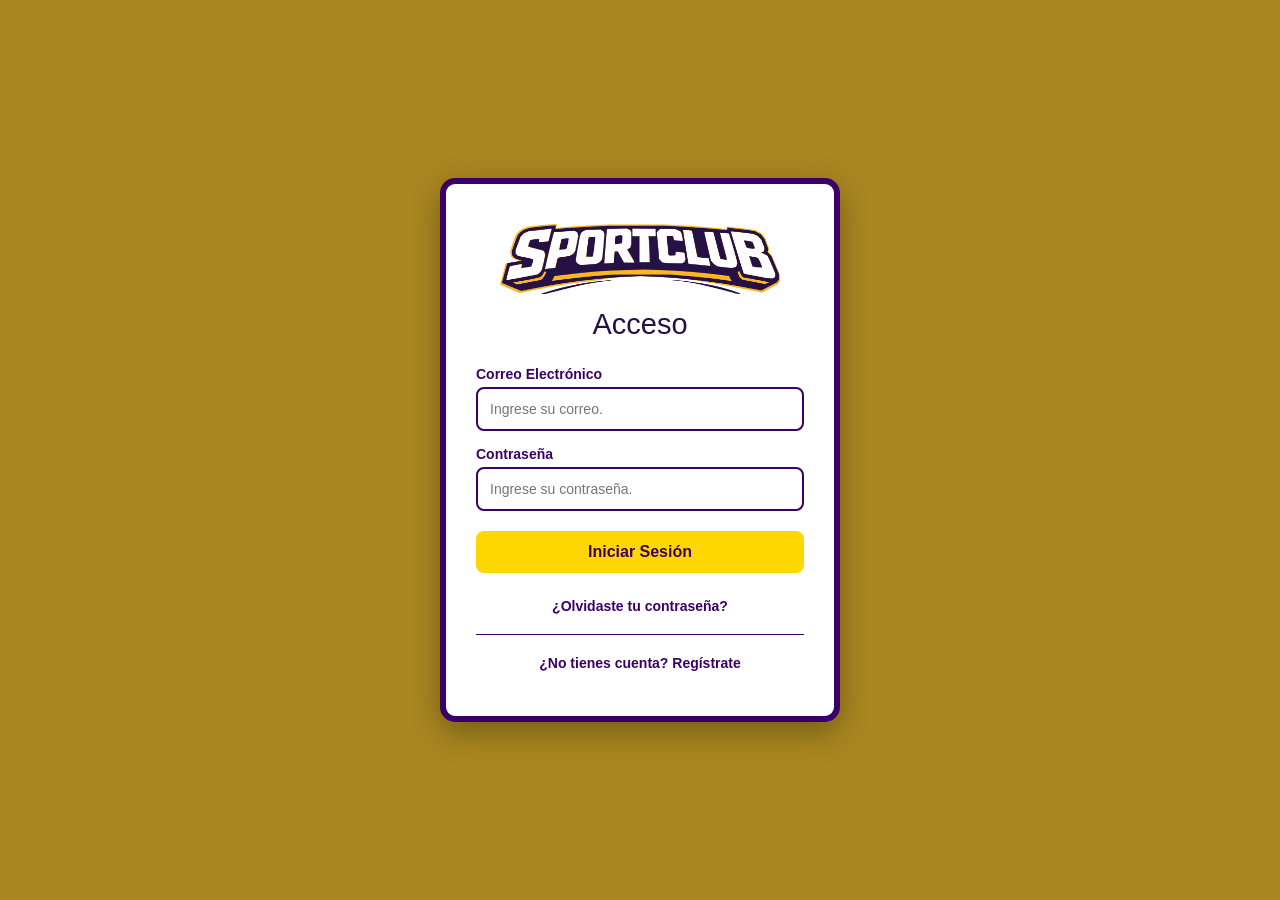
<file: Index.HTML>
<!DOCTYPE html>
<html lang="es">
<head>
    <meta charset="UTF-8">
    <title>Login - SportClub</title>
    <link rel="stylesheet" href="Style.Css">
</head>
<body>
    <main class="login-container">
        <img src="logo_empresa_letra_v1.png" alt="Logo" class="logo">
        <h2>Acceso</h2>
        <form action="index.html">
            <label>Correo Electrónico</label>
            <input type="email" placeholder="Ingrese su correo." required>
            
            <label>Contraseña</label>
            <input type="password" placeholder="Ingrese su contraseña." required>
            
            <button type="submit">Iniciar Sesión</button>
        </form>
        <nav>
            <a href="recover.html">¿Olvidaste tu contraseña?</a>
            <hr>
            <a href="register.html">¿No tienes cuenta? Regístrate</a>
        </nav>
    </main>
</body>
</html>
</file>
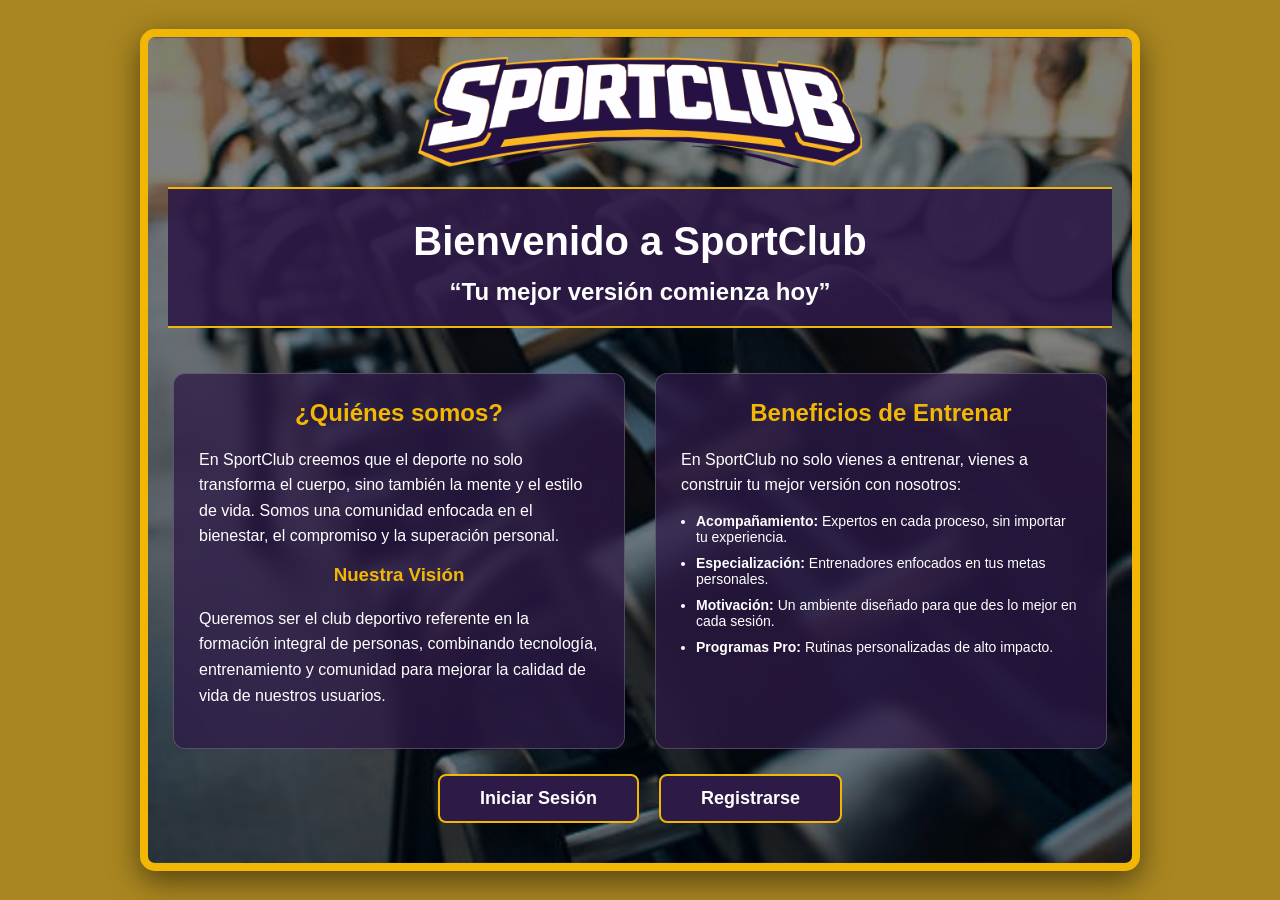
<file: index.html>
<!DOCTYPE html>
<html lang="es">
<head>
    <meta charset="UTF-8">
    <title>SportClub - Tu mejor versión</title>
    <link rel="stylesheet" href="Style_index.css">
</head>
<body>

    <main class="landing-card">
        <header>
            <img src="logo_empresa_letra_v1.png" alt="SportClub Logo" class="logo-main">
            <section class="banner-title">
                <p>Bienvenido a SportClub</p>
                <h1>“Tu mejor versión comienza hoy”</h1>
            </section>
        </header>

        <section class="grid-info">
            <article>
                <h2>¿Quiénes somos?</h2>
                <p>En SportClub creemos que el deporte no solo transforma el cuerpo, sino también la mente y el estilo de vida. Somos una comunidad enfocada en el bienestar, el compromiso y la superación personal.</p>
                
                <h3>Nuestra Visión</h3>
                <p>Queremos ser el club deportivo referente en la formación integral de personas, combinando tecnología, entrenamiento y comunidad para mejorar la calidad de vida de nuestros usuarios.</p>
            </article>

            <article>
                <h2>Beneficios de Entrenar</h2>
                <p>En SportClub no solo vienes a entrenar, vienes a construir tu mejor versión con nosotros:</p>
                <ul style="font-size: 14px; padding-left: 15px;">
                    <li style="margin-bottom: 10px;"><strong>Acompañamiento:</strong> Expertos en cada proceso, sin importar tu experiencia.</li>
                    <li style="margin-bottom: 10px;"><strong>Especialización:</strong> Entrenadores enfocados en tus metas personales.</li>
                    <li style="margin-bottom: 10px;"><strong>Motivación:</strong> Un ambiente diseñado para que des lo mejor en cada sesión.</li>
                    <li style="margin-bottom: 10px;"><strong>Programas Pro:</strong> Rutinas personalizadas de alto impacto.</li>
                </ul>
            </article>
        </section>

        <footer>
            <a href="login.html" class="btn-nav">Iniciar Sesión</a>
            <a href="register.html" class="btn-nav">Registrarse</a>
        </footer>
    </main>
</body>
</html>
</file>
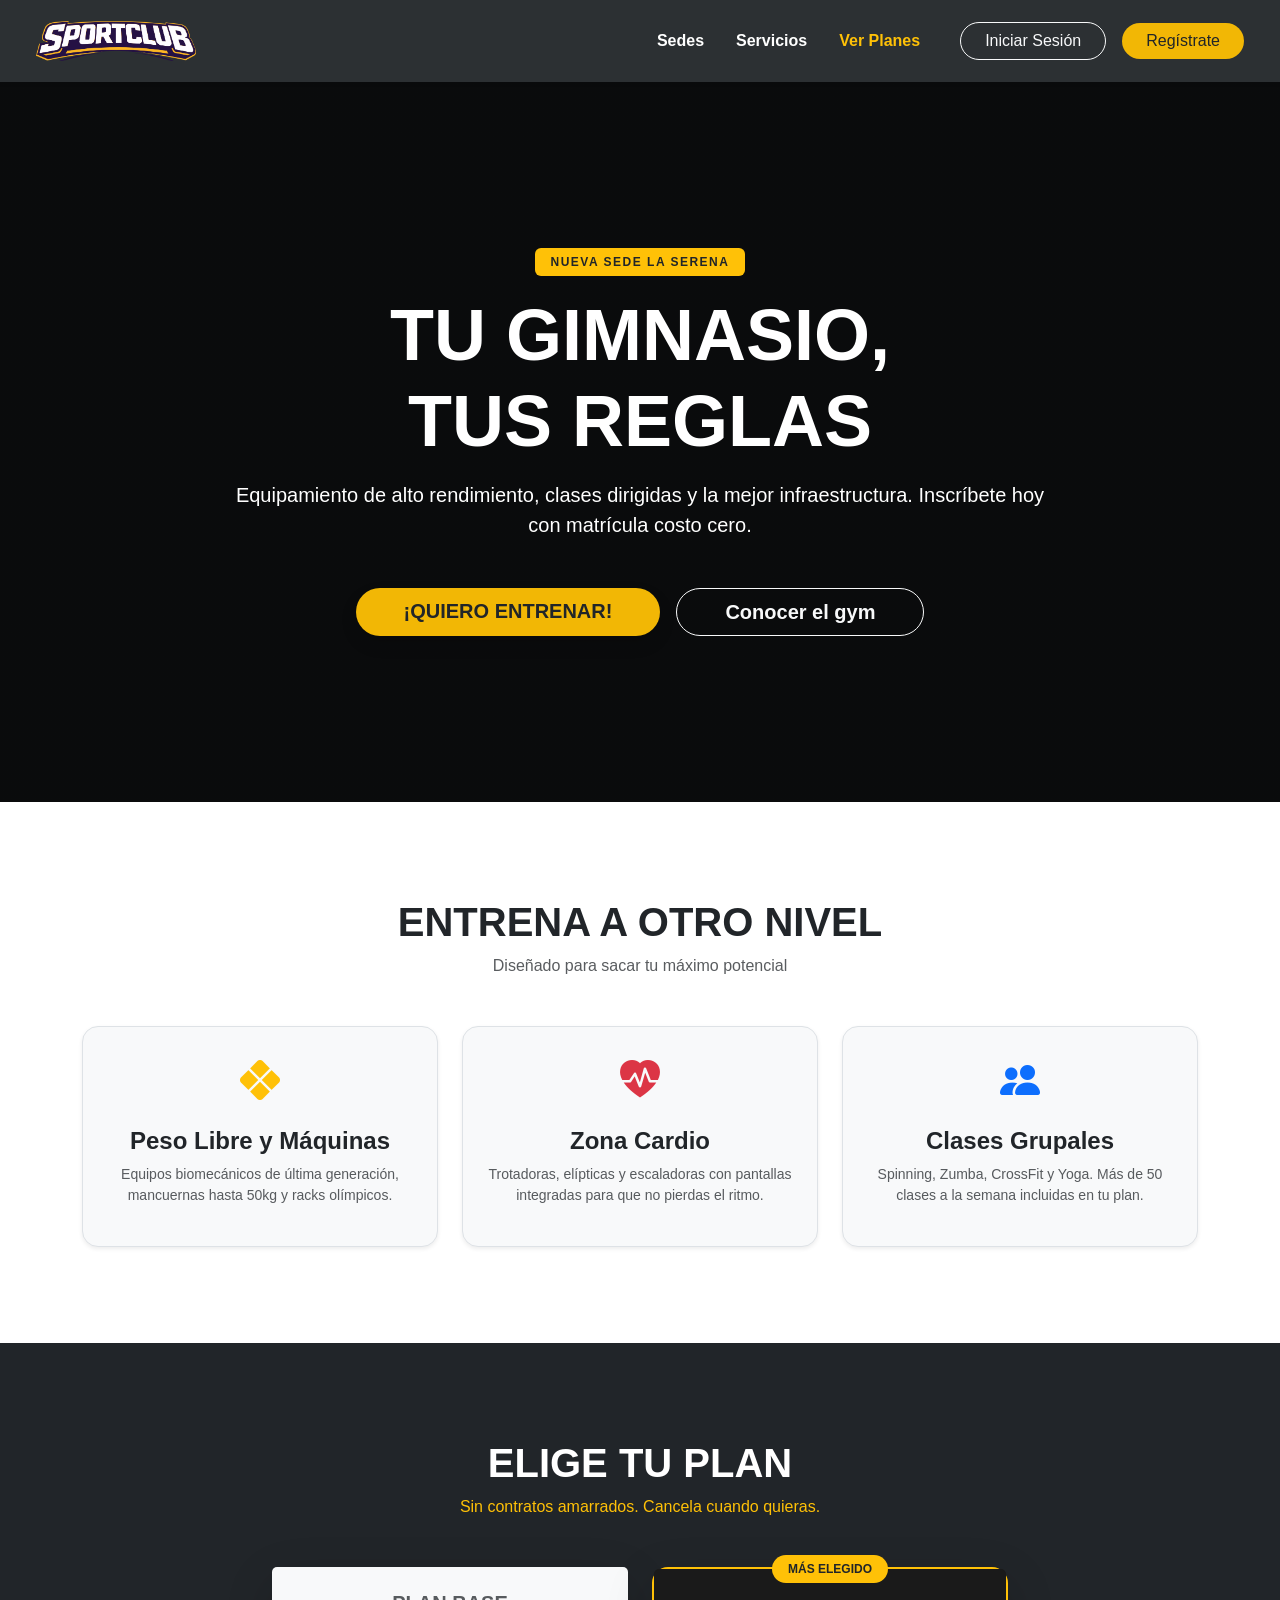
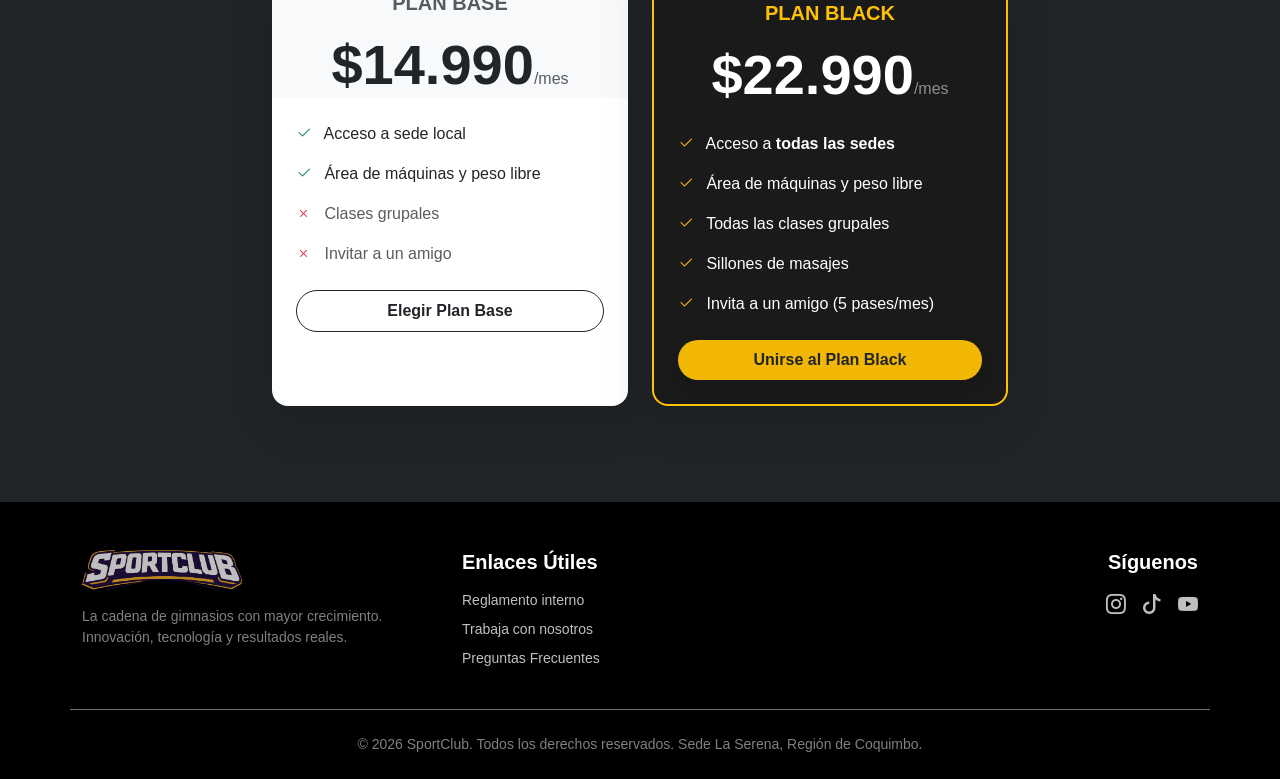
<file: html/index.html>
<!DOCTYPE html>
<html lang="es">
<head>
    <meta charset="UTF-8">
    <meta name="viewport" content="width=device-width, initial-scale=1.0">
    <title>SportClub — Entrena sin límites</title>
    <link href="https://cdn.jsdelivr.net/npm/bootstrap@5.3.0/dist/css/bootstrap.min.css" rel="stylesheet">
    <link rel="stylesheet" href="https://cdn.jsdelivr.net/npm/bootstrap-icons@1.11.0/font/bootstrap-icons.css">
    <link rel="stylesheet" href="../css/Style_index.css">
</head>
<body class="bg-light">

    <nav class="navbar navbar-expand-lg navbar-dark bg-dark sticky-top px-4 py-3 shadow-sm">
        <div class="container-fluid">
            <a class="navbar-brand d-flex align-items-center" href="#">
                <img src="../IMG/logo_empresa_letra_v1.png" alt="SportClub" height="40" class="me-2">
            </a>
            <button class="navbar-toggler" type="button" data-bs-toggle="collapse" data-bs-target="#navbarNav">
                <span class="navbar-toggler-icon"></span>
            </button>
            <div class="collapse navbar-collapse justify-content-end" id="navbarNav">
                <ul class="navbar-nav align-items-center gap-3 fw-bold">
                    <li class="nav-item"><a class="nav-link text-white" href="#sedes">Sedes</a></li>
                    <li class="nav-item"><a class="nav-link text-white" href="#servicios">Servicios</a></li>
                    <li class="nav-item"><a class="nav-link text-warning" href="#planes">Ver Planes</a></li>
                    <li class="nav-item ms-lg-3">
                        <a href="login.html" class="btn btn-outline-light rounded-pill px-4">Iniciar Sesión</a>
                    </li>
                    <li class="nav-item">
                        <a href="register.html" class="btn btn-warning rounded-pill px-4 text-dark">Regístrate</a>
                    </li>
                </ul>
            </div>
        </div>
    </nav>

    <header class="hero-commercial bg-dark text-white text-center py-5">
        <div class="container">
            <span class="badge bg-warning text-dark px-3 py-2 mb-3 fw-bold tracking-wide">NUEVA SEDE LA SERENA</span>
            <h1 class="display-2 fw-bolder mb-3 text-uppercase">Tu gimnasio,<br>tus reglas</h1>
            <p class="lead mb-5 fw-light w-75 mx-auto">Equipamiento de alto rendimiento, clases dirigidas y la mejor infraestructura. Inscríbete hoy con matrícula costo cero.</p>
            <div class="d-flex justify-content-center gap-3 flex-wrap">
                <a href="#planes" class="btn btn-warning btn-lg rounded-pill px-5 fw-bold text-dark shadow">¡QUIERO ENTRENAR!</a>
                <a href="#servicios" class="btn btn-outline-light btn-lg rounded-pill px-5 fw-bold">Conocer el gym</a>
            </div>
        </div>
    </header>

    <section id="servicios" class="py-5 bg-white">
        <div class="container py-5">
            <div class="text-center mb-5">
                <h2 class="fw-bold h1">ENTRENA A OTRO NIVEL</h2>
                <p class="text-muted">Diseñado para sacar tu máximo potencial</p>
            </div>
            
            <div class="row g-4 text-center">
                <div class="col-md-4">
                    <div class="p-4 border rounded-4 bg-light h-100 shadow-sm transition-hover">
                        <i class="bi bi-x-diamond-fill fs-1 text-warning mb-3 d-block"></i>
                        <h4 class="fw-bold">Peso Libre y Máquinas</h4>
                        <p class="text-muted small">Equipos biomecánicos de última generación, mancuernas hasta 50kg y racks olímpicos.</p>
                    </div>
                </div>
                <div class="col-md-4">
                    <div class="p-4 border rounded-4 bg-light h-100 shadow-sm transition-hover">
                        <i class="bi bi-heart-pulse-fill fs-1 text-danger mb-3 d-block"></i>
                        <h4 class="fw-bold">Zona Cardio</h4>
                        <p class="text-muted small">Trotadoras, elípticas y escaladoras con pantallas integradas para que no pierdas el ritmo.</p>
                    </div>
                </div>
                <div class="col-md-4">
                    <div class="p-4 border rounded-4 bg-light h-100 shadow-sm transition-hover">
                        <i class="bi bi-people-fill fs-1 text-primary mb-3 d-block"></i>
                        <h4 class="fw-bold">Clases Grupales</h4>
                        <p class="text-muted small">Spinning, Zumba, CrossFit y Yoga. Más de 50 clases a la semana incluidas en tu plan.</p>
                    </div>
                </div>
            </div>
        </div>
    </section>

    <section id="planes" class="py-5 bg-dark text-white">
        <div class="container py-5">
            <div class="text-center mb-5">
                <h2 class="fw-bold h1">ELIGE TU PLAN</h2>
                <p class="text-warning">Sin contratos amarrados. Cancela cuando quieras.</p>
            </div>

            <div class="row justify-content-center g-4">
                <div class="col-lg-4 col-md-6">
                    <div class="card h-100 border-0 rounded-4 shadow-lg text-dark transition-hover">
                        <div class="card-header bg-light border-0 pt-4 pb-0 text-center">
                            <h3 class="fw-bold text-uppercase h5 text-muted">Plan Base</h3>
                            <div class="display-4 fw-bolder mt-3">$14.990<span class="fs-6 fw-normal text-muted">/mes</span></div>
                        </div>
                        <div class="card-body p-4">
                            <ul class="list-unstyled mb-4">
                                <li class="mb-3"><i class="bi bi-check2 text-success me-2 fw-bold"></i> Acceso a sede local</li>
                                <li class="mb-3"><i class="bi bi-check2 text-success me-2 fw-bold"></i> Área de máquinas y peso libre</li>
                                <li class="mb-3 text-muted"><i class="bi bi-x text-danger me-2 fw-bold"></i> Clases grupales</li>
                                <li class="mb-3 text-muted"><i class="bi bi-x text-danger me-2 fw-bold"></i> Invitar a un amigo</li>
                            </ul>
                            <a href="register.html" class="btn btn-outline-dark w-100 rounded-pill fw-bold py-2">Elegir Plan Base</a>
                        </div>
                    </div>
                </div>

                <div class="col-lg-4 col-md-6">
                    <div class="card h-100 border-2 border-warning rounded-4 shadow-lg text-white transition-hover" style="background-color: #1a1a1a;">
                        <div class="card-header border-0 pt-4 pb-0 text-center position-relative" style="background-color: #1a1a1a;">
                            <span class="badge bg-warning text-dark position-absolute top-0 start-50 translate-middle rounded-pill px-3 py-2">MÁS ELEGIDO</span>
                            <h3 class="fw-bold text-uppercase h5 text-warning mt-2">Plan Black</h3>
                            <div class="display-4 fw-bolder mt-3">$22.990<span class="fs-6 fw-normal opacity-50">/mes</span></div>
                        </div>
                        <div class="card-body p-4">
                            <ul class="list-unstyled mb-4">
                                <li class="mb-3"><i class="bi bi-check2 text-warning me-2 fw-bold"></i> Acceso a <strong>todas las sedes</strong></li>
                                <li class="mb-3"><i class="bi bi-check2 text-warning me-2 fw-bold"></i> Área de máquinas y peso libre</li>
                                <li class="mb-3"><i class="bi bi-check2 text-warning me-2 fw-bold"></i> Todas las clases grupales</li>
                                <li class="mb-3"><i class="bi bi-check2 text-warning me-2 fw-bold"></i> Sillones de masajes</li>
                                <li class="mb-3"><i class="bi bi-check2 text-warning me-2 fw-bold"></i> Invita a un amigo (5 pases/mes)</li>
                            </ul>
                            <a href="register.html" class="btn btn-warning text-dark w-100 rounded-pill fw-bold py-2 shadow">Unirse al Plan Black</a>
                        </div>
                    </div>
                </div>
            </div>
        </div>
    </section>

    <footer class="bg-black text-white pt-5 pb-4">
        <div class="container">
            <div class="row g-4 border-bottom border-secondary pb-4 mb-4">
                <div class="col-md-4">
                    <img src="../IMG/logo_empresa_letra_v1.png" alt="SportClub" height="40" class="mb-3 opacity-75">
                    <p class="small opacity-50">La cadena de gimnasios con mayor crecimiento. Innovación, tecnología y resultados reales.</p>
                </div>
                <div class="col-md-4">
                    <h5 class="fw-bold mb-3">Enlaces Útiles</h5>
                    <ul class="list-unstyled small opacity-75">
                        <li class="mb-2"><a href="#" class="text-white text-decoration-none hover-warning">Reglamento interno</a></li>
                        <li class="mb-2"><a href="#" class="text-white text-decoration-none hover-warning">Trabaja con nosotros</a></li>
                        <li class="mb-2"><a href="#" class="text-white text-decoration-none hover-warning">Preguntas Frecuentes</a></li>
                    </ul>
                </div>
                <div class="col-md-4 text-md-end">
                    <h5 class="fw-bold mb-3">Síguenos</h5>
                    <div class="d-flex justify-content-md-end gap-3 fs-5">
                        <a href="#" class="text-white opacity-75 hover-warning"><i class="bi bi-instagram"></i></a>
                        <a href="#" class="text-white opacity-75 hover-warning"><i class="bi bi-tiktok"></i></a>
                        <a href="#" class="text-white opacity-75 hover-warning"><i class="bi bi-youtube"></i></a>
                    </div>
                </div>
            </div>
            <div class="text-center small opacity-50">
                <p class="mb-0">© 2026 SportClub. Todos los derechos reservados. Sede La Serena, Región de Coquimbo.</p>
            </div>
        </div>
    </footer>

    <script src="https://cdn.jsdelivr.net/npm/bootstrap@5.3.0/dist/js/bootstrap.bundle.min.js"></script>
</body>
</html>
</file>
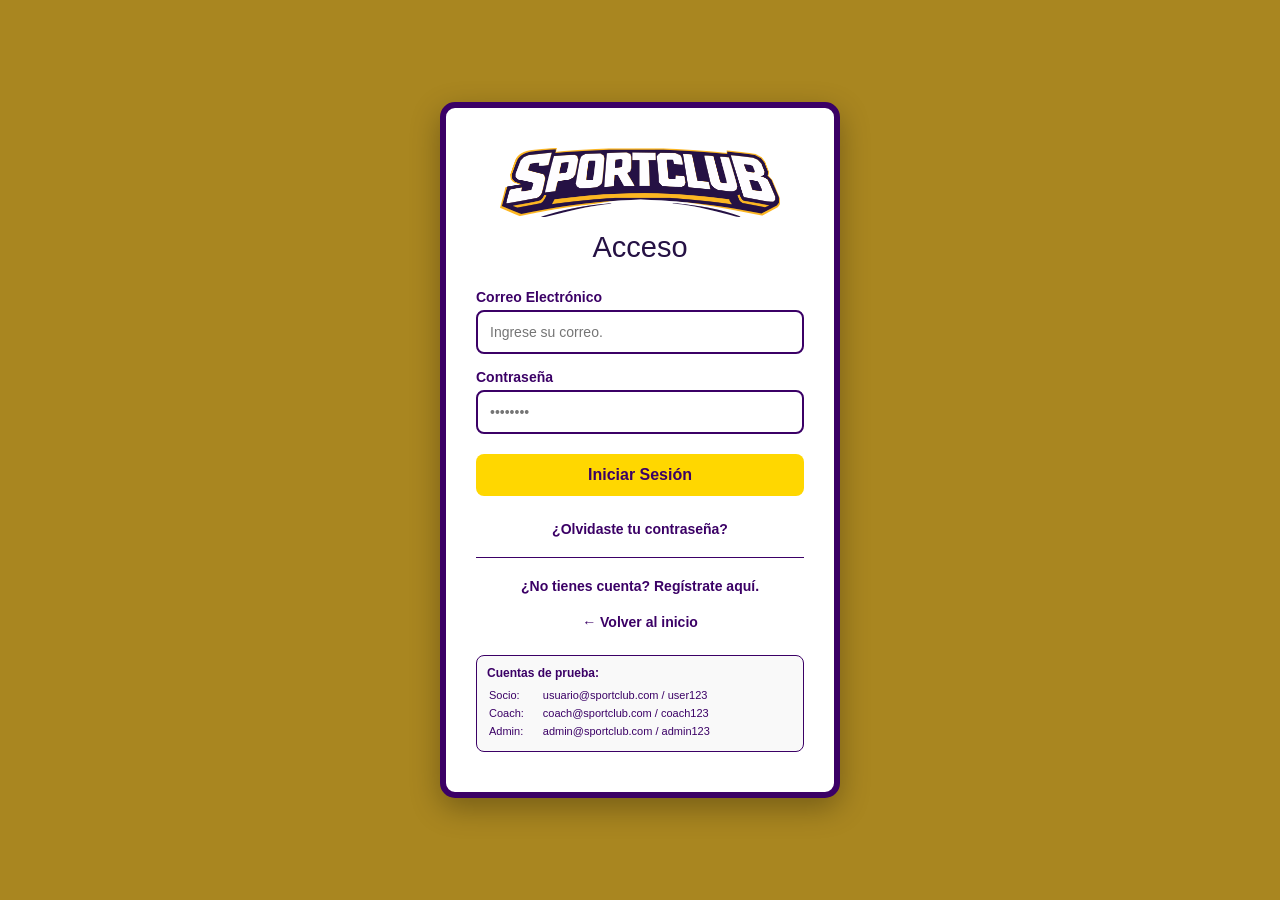
<file: admin.html>
<!DOCTYPE html>
<html lang="es">
<head>
    <meta charset="UTF-8">
    <title>Dashboard Admin - SportClub</title>
    <link href="https://cdn.jsdelivr.net/npm/bootstrap@5.3.0/dist/css/bootstrap.min.css" rel="stylesheet">
    <link rel="stylesheet" href="admin.css">
</head>
<body class="theme-admin">

    <script>
        // Seguridad: Solo administradores pueden entrar
        const session = JSON.parse(sessionStorage.getItem('sc_user') || 'null');
        if (!session || session.role !== 'admin') window.location.href = 'login.html';
    </script>

    <main class="main-box">
        <header class="box-header d-flex justify-content-between align-items-center">
            <img src="logo_empresa_letra_v1.png" alt="Logo" class="logo">
            <h2 class="m-0 h5 text-white fw-bold">Dashboard Admin</h2>
            <section class="d-flex gap-2">
                <button type="button" id="btnEditarPerfil" class="btn-outline-custom">Editar Perfil</button>
                <a href="index.html" class="btn-gold-sm">Cerrar Sesión</a>
            </section>
        </header>

        <nav class="box-nav">
            <a href="#">Inicio</a>
            <a href="#">Usuarios</a>
            <a href="#">Estadísticas</a>
            <a href="#">Configuración</a>
        </nav>

        <section class="content-area">
            <h2 class="welcome-title">Panel de Administración</h2>
            
            <section class="row g-4">
                <article class="col-md-3">
                    <section class="card-dash">
                        <h3>Gestión de Usuarios</h3>
                        <div class="mb-3">
                            <input type="text" class="form-control form-control-sm" placeholder="Buscar...">
                        </div>
                        <ul class="list-unstyled small">
                            <li class="d-flex justify-content-between align-items-center mb-2">
                                <span>Nombre</span> <button class="btn-action">Editar</button>
                            </li>
                            <li class="d-flex justify-content-between align-items-center mb-2">
                                <span>Email</span> <button class="btn-action">Editar</button>
                            </li>
                            <li class="d-flex justify-content-between align-items-center">
                                <span>Rol</span> <button class="btn-action">Editar</button>
                            </li>
                        </ul>
                    </section>
                </article>

                <article class="col-md-6">
                    <section class="card-dash">
                        <h3>Estadísticas del Sistema</h3>
                        <div class="table-responsive">
                            <table class="table table-hover align-middle">
                                <thead>
                                    <tr>
                                        <th>Nombre</th>
                                        <th>Email</th>
                                        <th>Rol</th>
                                        <th>Acción</th>
                                    </tr>
                                </thead>
                                <tbody class="small">
                                    <tr>
                                        <td>Usuario 1</td>
                                        <td>user1@mail.com</td>
                                        <td>Socio</td>
                                        <td><button class="btn-action">Editar</button></td>
                                    </tr>
                                    <tr>
                                        <td>Coach A</td>
                                        <td>coach@mail.com</td>
                                        <td>Coach</td>
                                        <td><button class="btn-action">Editar</button></td>
                                    </tr>
                                </tbody>
                            </table>
                        </div>
                    </section>
                </article>

                <article class="col-md-3">
                    <section class="card-dash mb-4">
                        <h3>Reportes Generales</h3>
                        <div class="d-flex justify-content-between align-items-center mb-2 small">
                            <span>Informe Mensual</span>
                            <button class="btn-action">Descargar</button>
                        </div>
                        <div class="d-flex justify-content-between align-items-center small">
                            <span>Abril</span>
                            <button class="btn-action">Descargar</button>
                        </div>
                    </section>
                    
                    <section class="card-dash">
                        <div class="d-flex align-items-center gap-2">
                            <span class="fs-4">⚙️</span>
                            <span class="fw-bold small">Configurar...</span>
                        </div>
                    </section>
                </article>
            </section>
        </section>
    </main>

    <div class="modal fade" id="modalProximamente" tabindex="-1" aria-hidden="true">
    <div class="modal-dialog modal-dialog-centered">
        <div class="modal-content bg-dark border-danger">
            <div class="modal-header border-danger text-danger">
                <h5 class="modal-title fw-bold">SportClub Informa</h5>
                <button type="button" class="btn-close btn-close-white" data-bs-dismiss="modal" aria-label="Close"></button>
            </div>
            <div class="modal-body text-white text-center py-4">
                <p class="fw-bold mb-2" style="font-size: 1.2rem;">¡Hola, Admin!</p> 
                <p class="modal-text-custom">La configuración avanzada estará <strong>disponible pronto</strong>.</p>
            </div>
            <div class="modal-footer border-0">
                <button type="button" class="btn btn-danger btn-sm w-100" data-bs-dismiss="modal">Entendido</button>
            </div>
        </div>
    </div>
</div>

    <script src="https://cdn.jsdelivr.net/npm/bootstrap@5.3.0/dist/js/bootstrap.bundle.min.js"></script>
    <script>
        const btnEditar = document.getElementById('btnEditarPerfil');
        const modalElement = new bootstrap.Modal(document.getElementById('modalProximamente'));
        btnEditar.addEventListener('click', () => modalElement.show());
    </script>
</body>
</html>
</file>
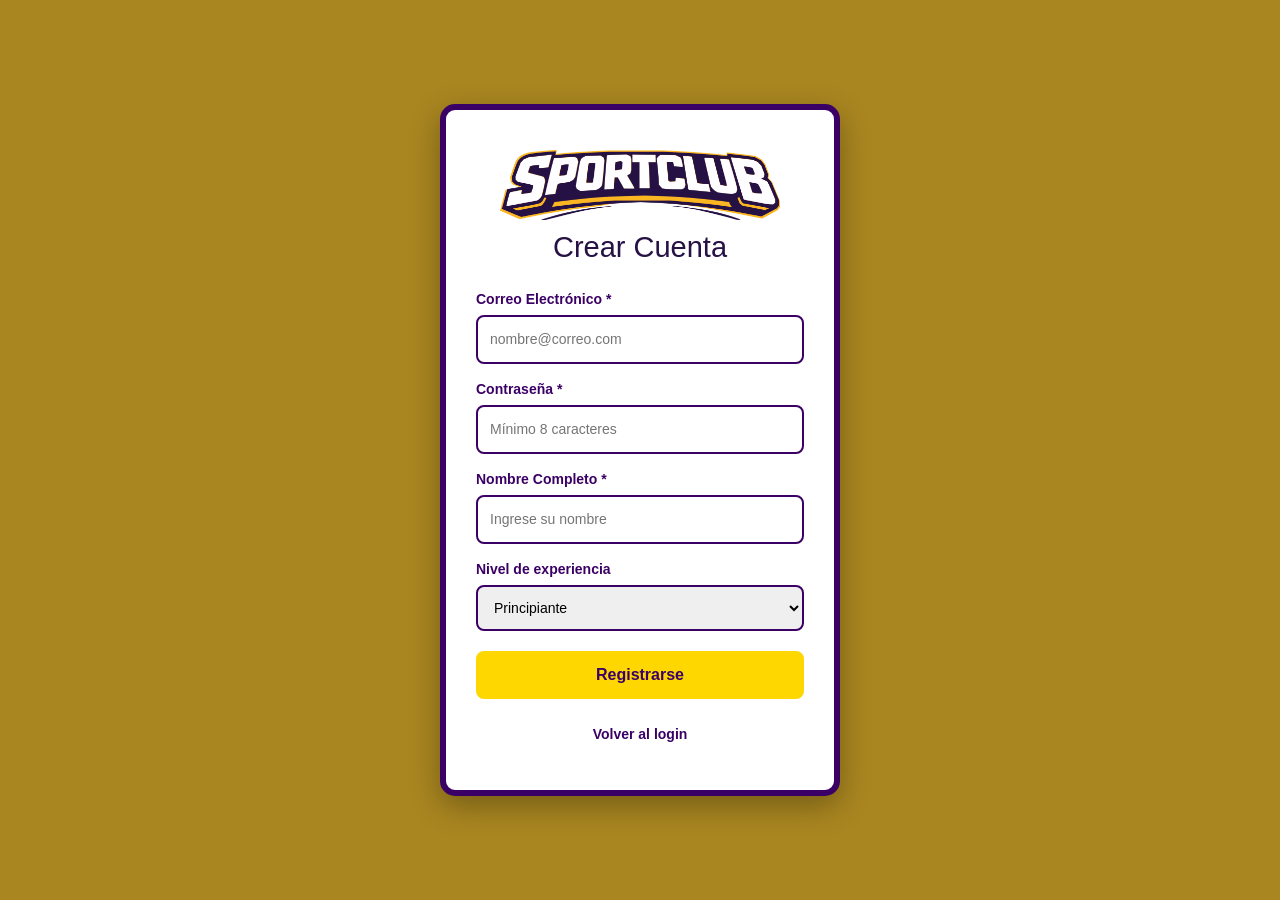
<file: asd.html>
<!DOCTYPE html>
<html lang="es">
<head>
    <meta charset="UTF-8">
    <title>Registro - SportClub</title>
    <link href="https://cdn.jsdelivr.net/npm/bootstrap@5.3.0/dist/css/bootstrap.min.css" rel="stylesheet">
    <link rel="stylesheet" href="Style.Css">
</head>
<body>
    <main class="login-container">
        <img src="logo_empresa_letra_v1.png" alt="SportClub Logo" class="logo">
        
        <h2>Crear Cuenta</h2>

        <form id="registroForm">
            <label for="email">Correo Electrónico *</label>
            <input type="email" id="email" placeholder="nombre@correo.com" required>

            <label for="password">Contraseña *</label>
            <input type="password" id="password" placeholder="Mínimo 8 caracteres" required>

            <label for="nombre">Nombre Completo *</label>
            <input type="text" id="nombre" placeholder="Ingrese su nombre" required>
            
            <label for="nivel">Nivel de experiencia</label>
            <select id="nivel">
                <option value="principiante">Principiante</option>
                <option value="intermedio">Intermedio</option>
                <option value="avanzado">Avanzado</option>
            </select>

            <button type="submit">Registrarse</button>
        </form>

        <p id="mensaje-exito" class="alert alert-success mt-3 d-none" role="alert">
            Registrado con éxito.
        </p>
        <nav><a href="index.html">Volver al login</a></nav>
    </main>

    <script>
        document.getElementById('registroForm').addEventListener('submit', function(e) {
            e.preventDefault();
            this.classList.add('d-none');
            document.getElementById('mensaje-exito').classList.remove('d-none');
        });
    </script>
</body>
</html>
</file>
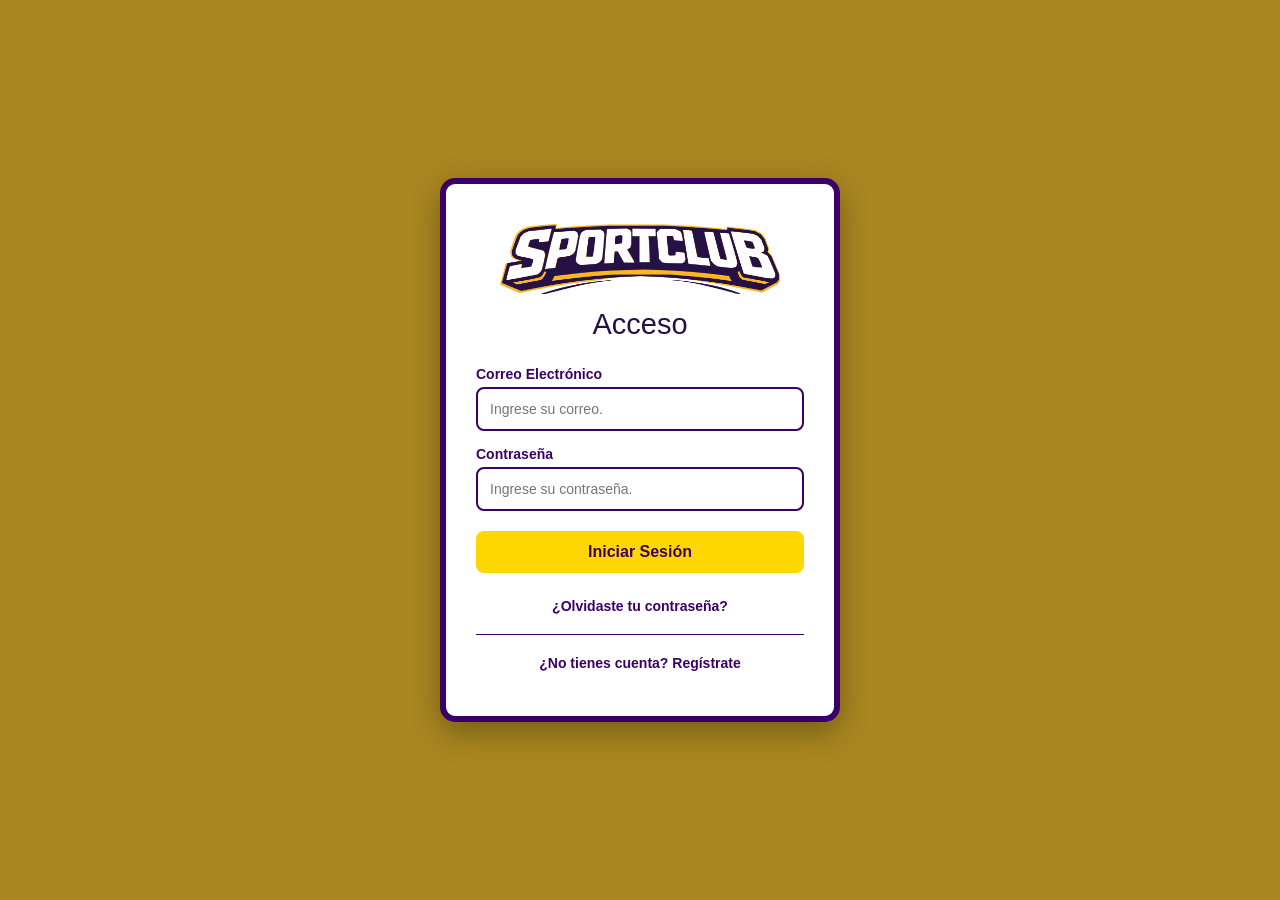
<file: Login.HTML>
<!DOCTYPE html>
<html lang="es">
<head>
    <meta charset="UTF-8">
    <title>Login - SportClub</title>
    <link rel="stylesheet" href="Style.Css">
</head>
<body>
    <main class="login-container">
        <img src="logo_empresa_letra_v1.png" alt="Logo" class="logo">
        <h2>Acceso</h2>
        <form action="Login.HTML">
            <label>Correo Electrónico</label>
            <input type="email" placeholder="Ingrese su correo." required>
            
            <label>Contraseña</label>
            <input type="password" placeholder="Ingrese su contraseña." required>
            
            <button type="submit">Iniciar Sesión</button>
        </form>
        <nav>
            <a href="recover.html">¿Olvidaste tu contraseña?</a>
            <hr>
            <a href="Register.html">¿No tienes cuenta? Regístrate</a>
        </nav>
    </main>
</body>
</html>
</file>
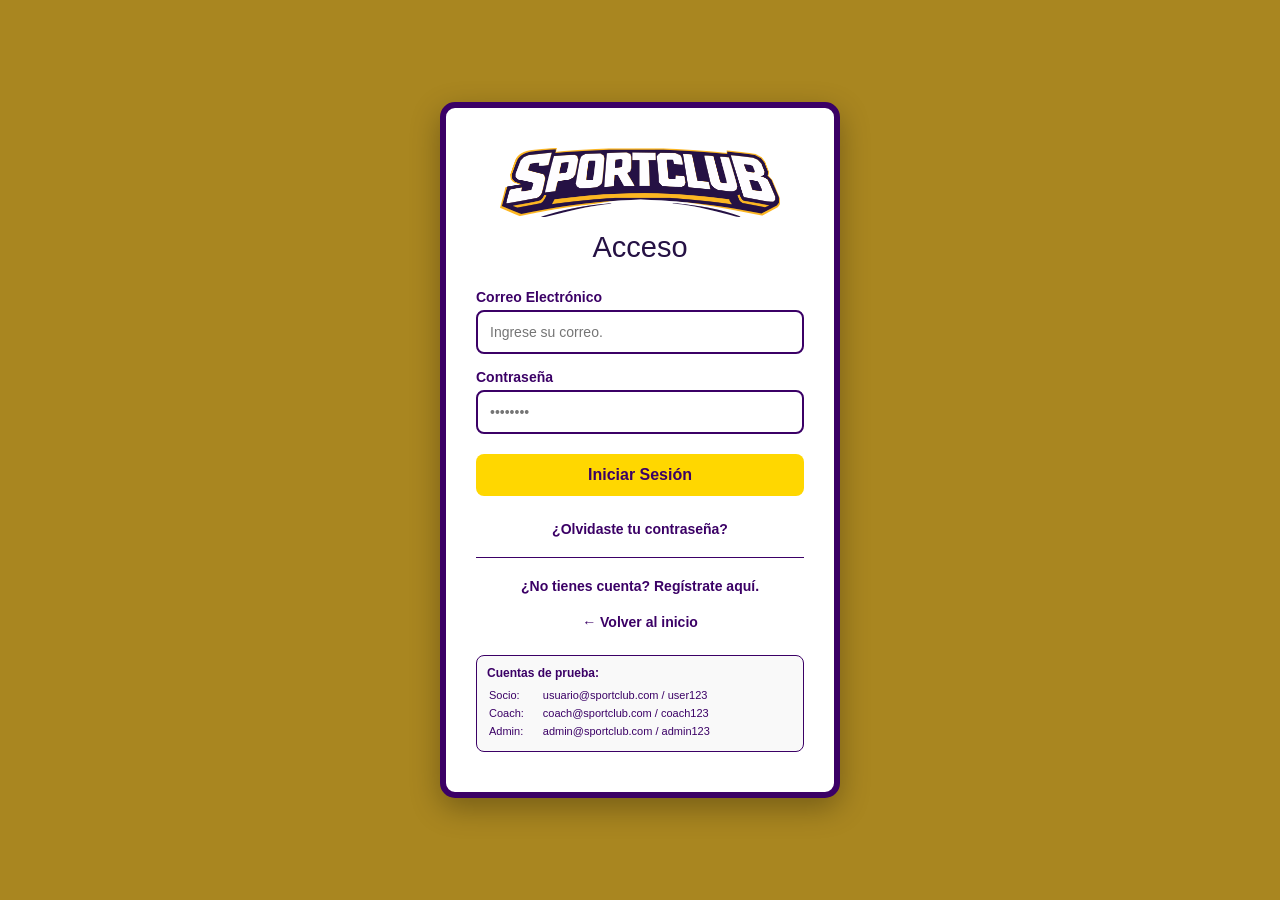
<file: login.html>
<!DOCTYPE html>
<html lang="es">
<head>
    <meta charset="UTF-8">
    <title>Login - SportClub</title>
    <link rel="stylesheet" href="Style.Css">
</head>
<body>
    <main class="login-container">
        <img src="logo_empresa_letra_v1.png" alt="Logo" class="logo">
        <h2>Acceso</h2>
        <form id="login-form">
            <label for="email">Correo Electrónico</label>
            <input type="email" id="email" placeholder="Ingrese su correo." required>
            
            <label for="password">Contraseña</label>
            <input type="password" id="password" placeholder="••••••••" required>
            
            <p id="error-msg" style="color: #ff4d4d; display: none; font-size: 14px; margin-bottom: 15px;"></p>
            
            <button type="submit" class="auth-submit">Iniciar Sesión</button>
        </form>

        <nav>
            <a href="recover.html">¿Olvidaste tu contraseña?</a>
            <hr>
            <a href="register.html">¿No tienes cuenta? Regístrate aquí.</a>
            <br>
            <a href="index.html" style="margin-top: 15px; display: inline-block;">← Volver al inicio</a>
        </nav>

        <aside class="demo-hint">
            <p><strong>Cuentas de prueba:</strong></p>
            <table>
                <tr><td>Socio:</td><td>usuario@sportclub.com / user123</td></tr>
                <tr><td>Coach:</td><td>coach@sportclub.com / coach123</td></tr>
                <tr><td>Admin:</td><td>admin@sportclub.com / admin123</td></tr>
            </table>
        </aside>
    </main>

    <script>
        const USERS = {
          'usuario@sportclub.com': { password: 'user123',  role: 'usuario', redirect: 'user.html' },
          'coach@sportclub.com':   { password: 'coach123', role: 'coach',   redirect: 'coach.html' },
          'admin@sportclub.com':   { password: 'admin123', role: 'admin',   redirect: 'admin.html' },
        };

        document.getElementById('login-form').addEventListener('submit', function(e) {
          e.preventDefault();
          const email    = document.getElementById('email').value.trim().toLowerCase();
          const password = document.getElementById('password').value;
          const errorEl  = document.getElementById('error-msg');

          const user = USERS[email];

          if (!user || user.password !== password) {
            errorEl.textContent = 'Correo o contraseña incorrectos.';
            errorEl.style.display = 'block';
            return;
          }

          errorEl.style.display = 'none';
          sessionStorage.setItem('sc_user', JSON.stringify({ email, role: user.role }));
          window.location.href = user.redirect;
        });
    </script>
</body>
</html>
</file>
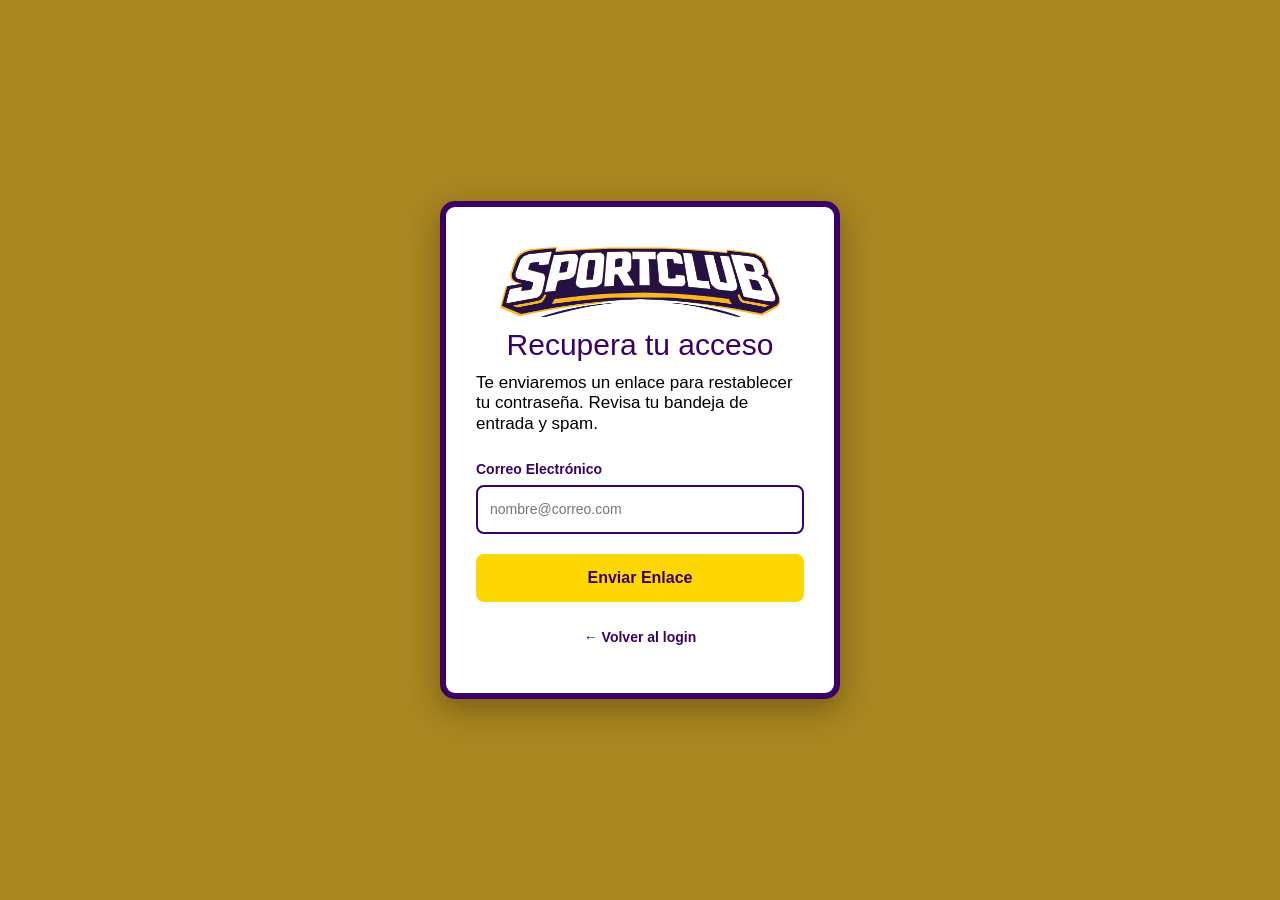
<file: recover.html>
<!DOCTYPE html>
<html lang="es">
<head>
    <meta charset="UTF-8">
    <title>Recuperar - SportClub</title>
    <link href="https://cdn.jsdelivr.net/npm/bootstrap@5.3.0/dist/css/bootstrap.min.css" rel="stylesheet">
    <link rel="stylesheet" href="Style.Css">
</head>
<body>
    <main class="login-container">
        <img src="logo_empresa_letra_v1.png" alt="Logo" class="logo">
        <h1>Recupera tu acceso</h1>
        <h5>Te enviaremos un enlace para restablecer tu contraseña. Revisa tu bandeja de entrada y spam.</h2>
        <form id="form">
            <label>Correo Electrónico</label>
            <input type="email" placeholder="nombre@correo.com" required>
            <button type="submit">Enviar Enlace</button>
        </form>
        <div id="msg" class="alert alert-success mt-3 d-none">Enlace enviado con éxito.</div>
        <nav><a href="login.html">← Volver al login</a></nav>
    </main>
    <script>
        document.getElementById('form').addEventListener('submit', function(e) {
            e.preventDefault();
            this.style.display = 'none';
            document.getElementById('msg').classList.remove('d-none');
        });
    </script>
</body>
</html>
</file>
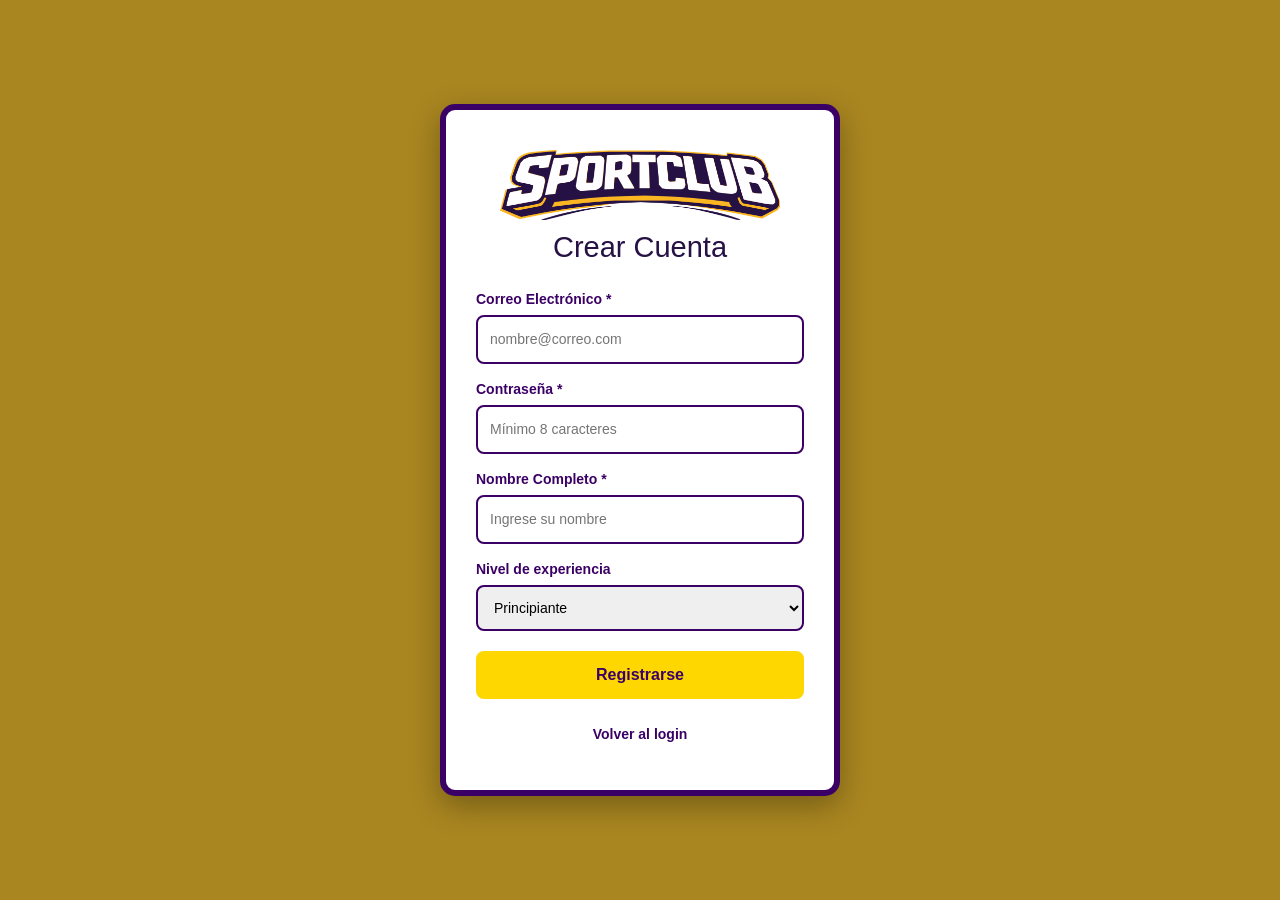
<file: Register.html>
<!DOCTYPE html>
<html lang="es">
<head>
    <meta charset="UTF-8">
    <title>Registro - SportClub</title>
    <link href="https://cdn.jsdelivr.net/npm/bootstrap@5.3.0/dist/css/bootstrap.min.css" rel="stylesheet">
    <link rel="stylesheet" href="Style.Css">
</head>
<body>
    <main class="login-container">
        <img src="logo_empresa_letra_v1.png" alt="SportClub Logo" class="logo">
        
        <h2>Crear Cuenta</h2>

        <form id="registroForm">
            <label for="email">Correo Electrónico *</label>
            <input type="email" id="email" placeholder="nombre@correo.com" required>

            <label for="password">Contraseña *</label>
            <input type="password" id="password" placeholder="Mínimo 8 caracteres" required>

            <label for="nombre">Nombre Completo *</label>
            <input type="text" id="nombre" placeholder="Ingrese su nombre" required>
            
            <label for="nivel">Nivel de experiencia</label>
            <select id="nivel">
                <option value="principiante">Principiante</option>
                <option value="intermedio">Intermedio</option>
                <option value="avanzado">Avanzado</option>
            </select>

            <button type="submit">Registrarse</button>
        </form>

        <p id="mensaje-exito" class="alert alert-success mt-3 d-none" role="alert">
            Registrado con éxito.
        </p>

        <nav>
            <a href="index.html">Volver al login</a>
        </nav>
    </main>

    <script>
        document.getElementById('registroForm').addEventListener('submit', function(e) {
            e.preventDefault();
            this.classList.add('d-none');
            document.getElementById('mensaje-exito').classList.remove('d-none');
        });
    </script>
</body>
</html>
</file>
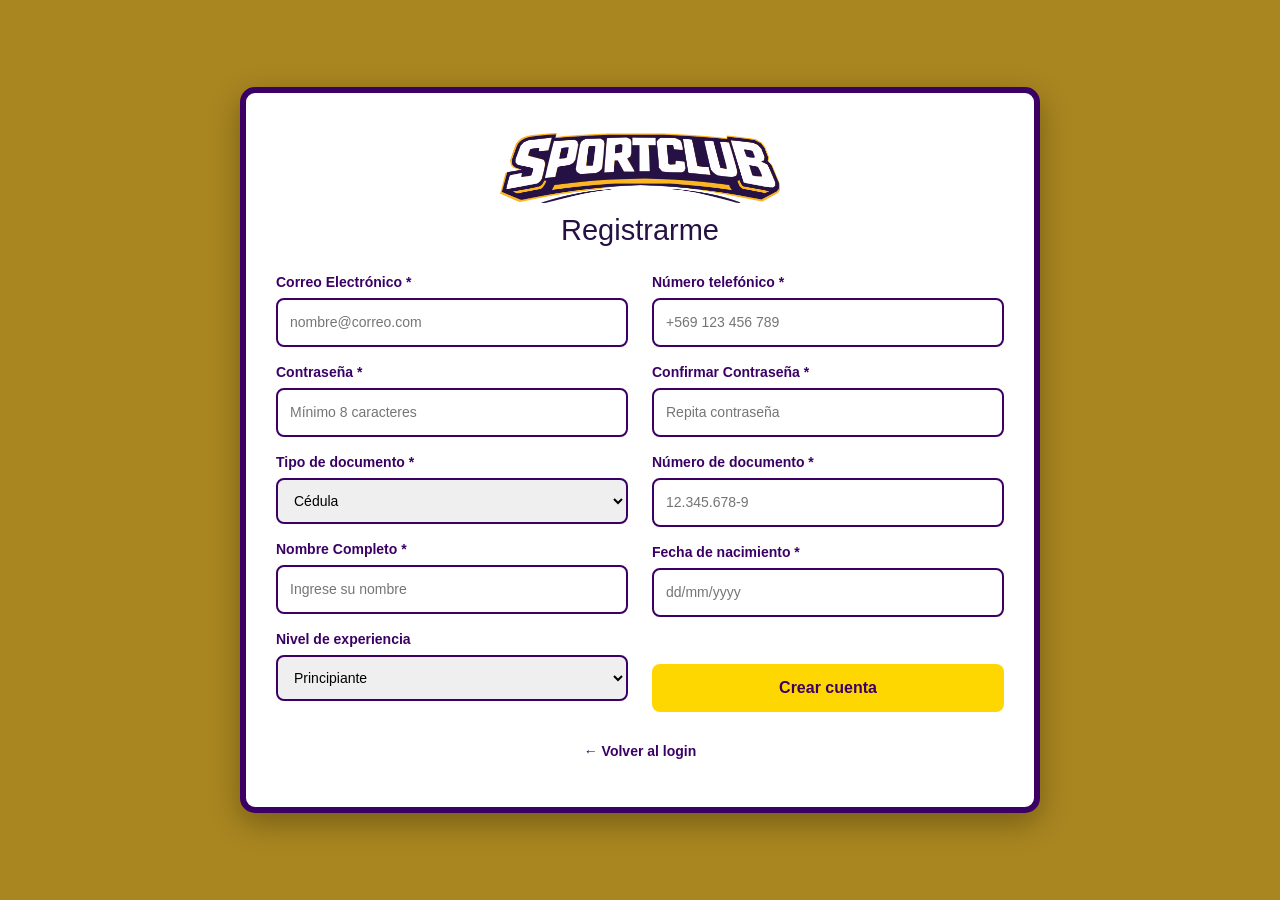
<file: register.html>
<!DOCTYPE html>
<html lang="es">
<head>
    <meta charset="UTF-8">
    <title>Registro - SportClub</title>
    <link href="https://cdn.jsdelivr.net/npm/bootstrap@5.3.0/dist/css/bootstrap.min.css" rel="stylesheet">
    <link rel="stylesheet" href="Style.Css">
</head>
<body>
    <main class="login-container register-wide">
        <img src="logo_empresa_letra_v1.png" alt="SportClub Logo" class="logo">
        
        <h2>Registrarme</h2>

        <form id="registroForm">
            <section class="row">
                <article class="col-md-6">
                    <label for="email">Correo Electrónico *</label>
                    <input type="email" id="email" placeholder="nombre@correo.com" required>

                    <label for="password">Contraseña *</label>
                    <input type="password" id="password" placeholder="Mínimo 8 caracteres" required>

                    <label for="tipo-documento-select">Tipo de documento *</label>
                    <select id="tipo-documento-select">
                        <option value="cedula">Cédula</option>
                        <option value="pasaporte">Pasaporte</option>
                    </select>

                    <label for="nombre">Nombre Completo *</label>
                    <input type="text" id="nombre" placeholder="Ingrese su nombre" required>

                    <label for="nivel">Nivel de experiencia</label>
                    <select id="nivel">
                        <option value="principiante">Principiante</option>
                        <option value="intermedio">Intermedio</option>
                        <option value="avanzado">Avanzado</option>
                    </select>
                </article>

                <article class="col-md-6">
                    <label for="numero-telefono">Número telefónico *</label>
                    <input type="text" id="numero-telefono" placeholder="+569 123 456 789" required>

                    <label for="confirm-password">Confirmar Contraseña *</label>
                    <input type="password" id="confirm-password" placeholder="Repita contraseña" required>

                    <label for="numero-documento">Número de documento *</label>
                    <input type="text" id="numero-documento" placeholder="12.345.678-9" required>

                    <label for="fecha-nacimiento">Fecha de nacimiento *</label>
                    <input type="text" id="fecha-nacimiento" placeholder="dd/mm/yyyy" required>
                    
                    <button type="submit" style="margin-top: 32px;">Crear cuenta</button>
                </article>
            </section>
        </form>

        <p id="mensaje-exito" class="alert alert-success mt-3 d-none" role="alert">
            Registrado con éxito.
        </p>
        <nav><a href="login.html">← Volver al login</a></nav>
    </main>

    <script>
        document.getElementById('registroForm').addEventListener('submit', function(e) {
            e.preventDefault();
            this.classList.add('d-none');
            document.getElementById('mensaje-exito').classList.remove('d-none');
        });
    </script>
</body>
</html>
</file>
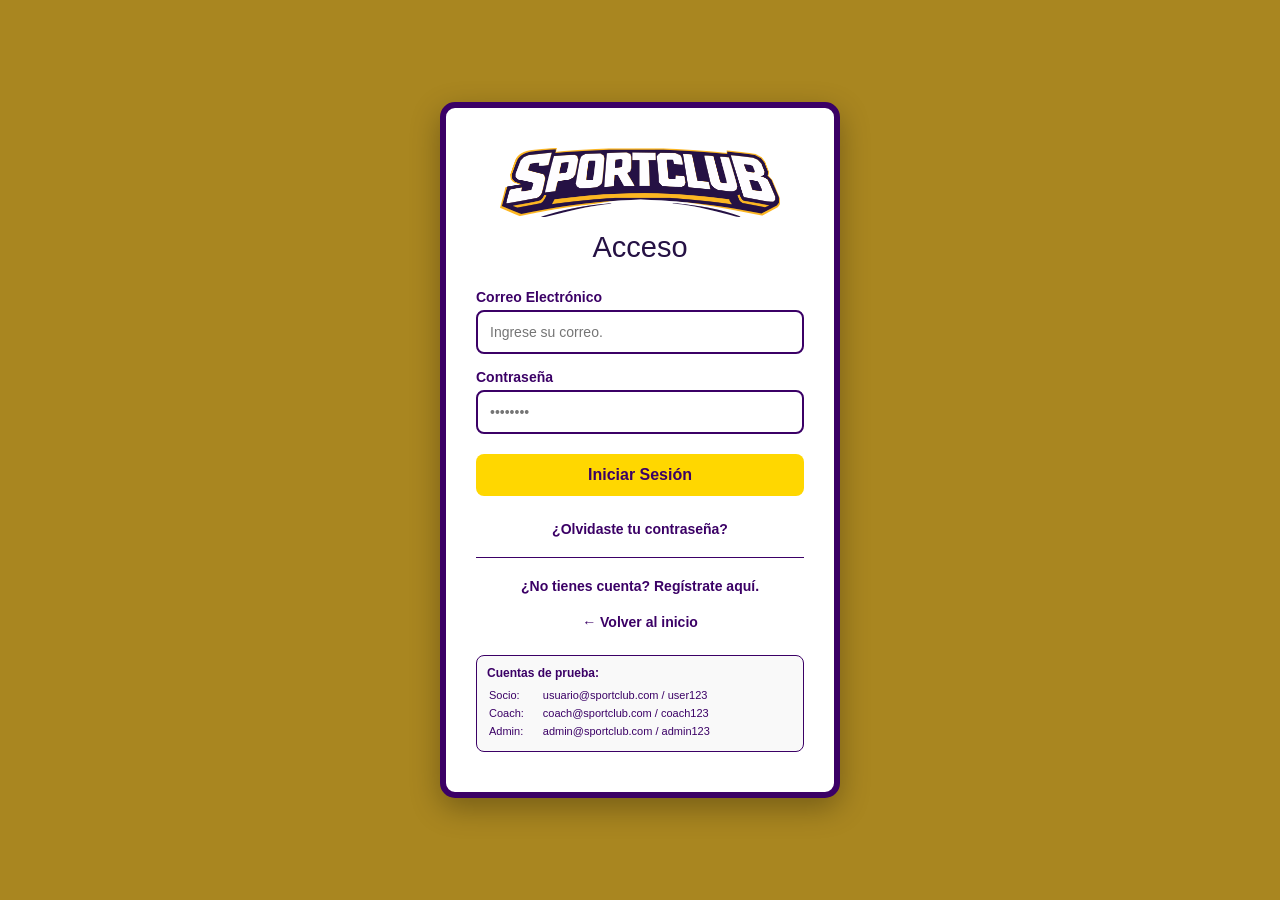
<file: user.html>
<!DOCTYPE html>
<html lang="es">
<head>
    <meta charset="UTF-8">
    <title>Dashboard Usuario - SportClub</title>
    <link href="https://cdn.jsdelivr.net/npm/bootstrap@5.3.0/dist/css/bootstrap.min.css" rel="stylesheet">
    <link rel="stylesheet" href="user.css">
</head>
<body class="theme-user">

    <script>
    const session = JSON.parse(sessionStorage.getItem('sc_user') || 'null');
    if (!session || session.role !== 'usuario') window.location.href = 'login.html';
  </script>

    <header class="dash-header d-flex justify-content-between align-items-center p-3">
        <img src="logo_empresa_letra_v1.png" alt="SportClub" class="logo">
        <h2 class="m-0 h5 text-white">Dashboard Socio</h2>
        <nav class="d-flex gap-2">
            <button id="btnEditarPerfil" class="btn btn-outline-light btn-sm">Editar Perfil</button>
            <a href="index.html" class="btn btn-light btn-sm">Cerrar Sesión</a>
        </nav>
    </header>

    <nav class="main-nav">
        <a href="#">Inicio</a> <a href="#">Clases</a> <a href="#">Reservas</a> <a href="#">Mi Progreso</a>
    </nav>

    <main class="container-fluid px-5 my-5">
        <h4 class="h3 mb-4">Bienvenido a SportClub</h4> 
        
        <section class="row g-4">
            
            <article class="col-md-4">
                <section class="card-dash h-100 p-4">
                    <h3 class="h5 border-bottom pb-2 mb-3">MI PERFIL</h3>
                    <p><strong>Email:</strong> Koffe@gmail.com</p>
                    <p><strong>Objetivos:</strong> Bajar de peso, ganar resistencia.</p>
                    <p class="small text-italic text-warning">Nivel: Principiante</p>
                </section>
            </article>

            <article class="col-md-4">
                <section class="card-dash h-100 p-4 text-center">
                    <h3 class="h5 border-bottom pb-2 mb-3">PROGRESO</h3>
                    <div class="circulo-progreso">75%</div>
                    <p class="small text-muted mb-0">¡Vas por buen camino!</p>
                </section>
            </article>

            <article class="col-md-4">
                <section class="card-dash h-100 p-4">
                    <h3 class="h5 border-bottom pb-2 mb-3">CLASES DISPONIBLES</h3>
                    <ul class="list-unstyled">
                        <li class="d-flex justify-content-between mb-2">Spinning <button class="btn btn-sm btn-dorado">Ir</button></li>
                        <li class="d-flex justify-content-between mb-2">CrossFit <button class="btn btn-sm btn-dorado">Ir</button></li>
                        <li class="d-flex justify-content-between">Boxeo <button class="btn btn-sm btn-dorado">Ir</button></li>
                    </ul>
                </section>
            </article>
        </section>

        <section class="row mt-5">
            <article class="col-12">
                <section class="card-dash p-0 overflow-hidden">
                    <h3 class="h5 p-3 m-0 bg-dark text-white">CLASES DISPONIBLES</h3>
                    <table class="table table-striped table-hover m-0">
                        <thead class="table-dark">
                            <tr><th>Disciplina</th><th>Horarios</th><th>Días</th><th class="text-center">Acción</th></tr>
                        </thead>
                        <tbody>
                            <tr><td>Spinning</td><td>10:00 / 18:00</td><td>Lunes</td><td class="text-center"><button class="btn-dorado">Reservar</button></td></tr>
                            <tr><td>CrossFit</td><td>10:00</td><td>Miércoles</td><td class="text-center"><button class="btn-dorado">Reservar</button></td></tr>
                            <tr><td>Boxeo</td><td>19:00</td><td>Viernes</td><td class="text-center"><button class="btn-dorado">Reservar</button></td></tr>
                        </tbody>
                    </table>
                </section>
            </article>
        </section>
    </main>

    <div class="modal fade" id="modalProximamente" tabindex="-1" aria-hidden="true">
        <div class="modal-dialog modal-dialog-centered">
            <div class="modal-content bg-dark border-warning">
                <div class="modal-header border-warning text-warning">
                    <h5 class="modal-title fw-bold">SportClub Informa</h5>
                    <button type="button" class="btn-close btn-close-white" data-bs-dismiss="modal" aria-label="Close"></button>
                </div>
                <div class="modal-body text-white text-center py-4">
                    <p class="modal-text-custom fw-bold">¡Hola, Socio!</p> 
                    <p class="modal-text-custom">La edición de perfil estará <strong>disponible próximamente</strong>.</p>
                </div>
                <div class="modal-footer border-0">
                    <button type="button" class="btn btn-warning fw-bold w-100" data-bs-dismiss="modal">Entendido</button>
                </div>
            </div>
        </div>
    </div>

    <script src="https://cdn.jsdelivr.net/npm/bootstrap@5.3.0/dist/js/bootstrap.bundle.min.js"></script>
    <script>
        const btnEditar = document.getElementById('btnEditarPerfil');
        const modalElement = new bootstrap.Modal(document.getElementById('modalProximamente'));
        btnEditar.addEventListener('click', () => modalElement.show());
    </script>

</body>
</html>
</file>
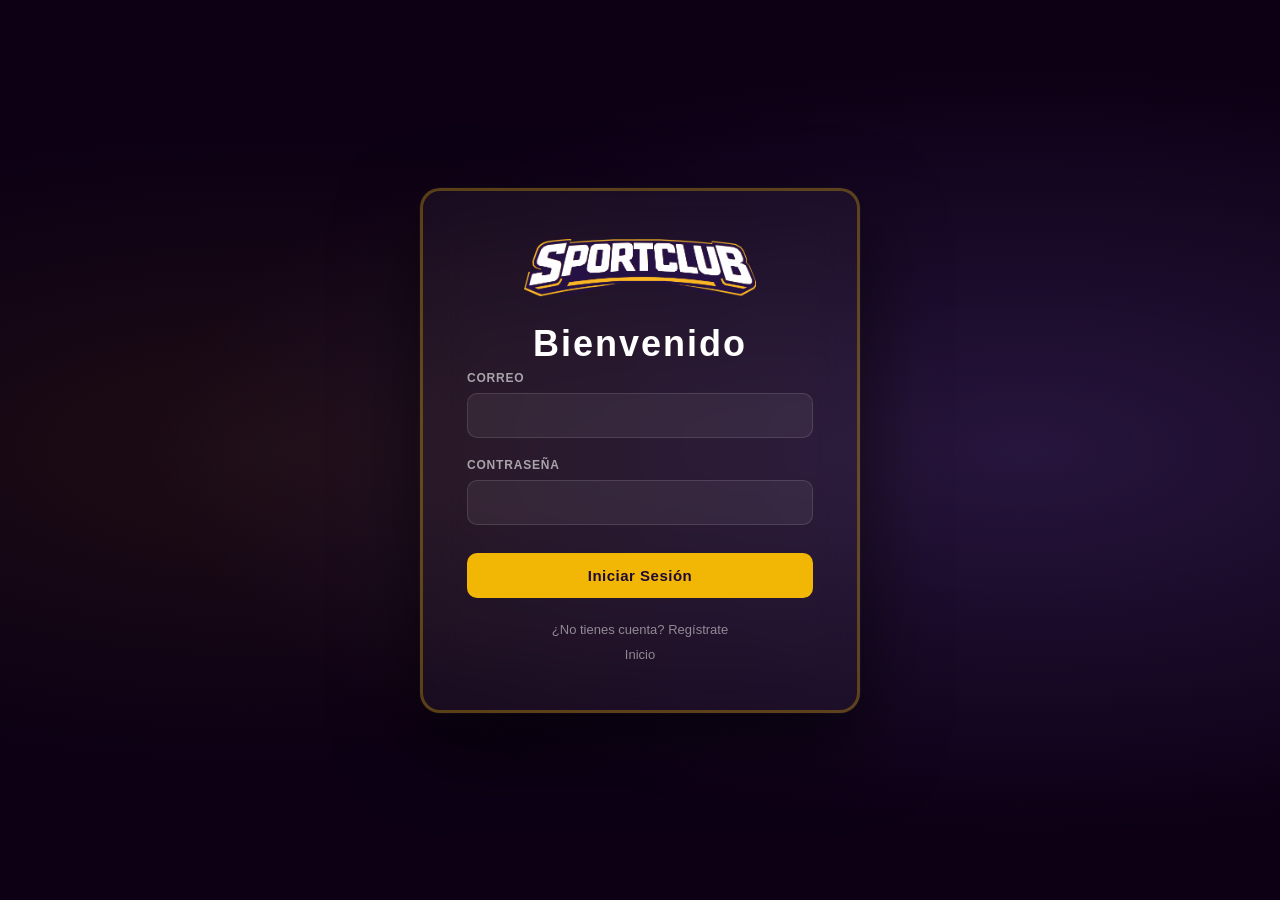
<file: html/admin.html>
<!DOCTYPE html>
<html lang="es">
<head>
    <meta charset="UTF-8">
    <meta name="viewport" content="width=device-width, initial-scale=1.0">
    <title>Administración — SportClub</title>
    <link href="https://cdn.jsdelivr.net/npm/bootstrap@5.3.0/dist/css/bootstrap.min.css" rel="stylesheet">
    <link rel="stylesheet" href="https://cdn.jsdelivr.net/npm/bootstrap-icons@1.11.0/font/bootstrap-icons.css">
    <link rel="stylesheet" href="../css/admin.css">
</head>
<body>
    <script>
        const session = JSON.parse(sessionStorage.getItem('sc_user') || 'null');
        if (!session || session.role !== 'admin') window.location.href = 'login.html';
    </script>
    <div class="layout">
        <aside class="sidebar">
            <div class="sidebar-logo">
                <div class="logo-icon"><i class="bi bi-lightning-charge-fill"></i></div>
                <span class="logo-text">SportClub</span>
            </div>
            <nav class="sidebar-nav" id="adminNav">
                <a href="#" class="nav-item active" data-view="view-dashboard">
                    <i class="bi bi-speedometer2"></i><span>Dashboard</span>
                </a>
                <a href="#" class="nav-item" data-view="view-users">
                    <i class="bi bi-people-fill"></i><span>Usuarios</span>
                </a>
                <a href="#" class="nav-item">
                    <i class="bi bi-trophy-fill"></i><span>Deportes</span>
                </a>
                <a href="#" class="nav-item">
                    <i class="bi bi-shield-fill-check"></i><span>Equipos</span>
                </a>
                <a href="#" class="nav-item">
                    <i class="bi bi-calendar3"></i><span>Entrenamientos</span>
                </a>
                <a href="#" class="nav-item">
                    <i class="bi bi-bar-chart-fill"></i><span>Reportes</span>
                </a>
            </nav>

            <div class="sidebar-bottom">
                <a href="#" class="nav-item">
                    <i class="bi bi-person-fill"></i><span>Perfil</span>
                </a>
                <a href="index.html" class="nav-item logout">
                    <i class="bi bi-box-arrow-left"></i><span>Cerrar Sesión</span>
                </a>
            </div>
        </aside>
        <div class="main-wrapper">

            <header class="topbar">
                <div class="topbar-title" id="topbarTitle">Sistema Deportivo</div>
                <div class="topbar-user">
                    <div class="user-avatar"><i class="bi bi-person-fill"></i></div>
                    <div class="user-info">
                        <span class="user-name" id="welcome_name">Admin Demo</span>
                        <span class="user-role">Administrador</span>
                    </div>
                    <i class="bi bi-chevron-down ms-1 opacity-50" style="font-size:.75rem"></i>
                </div>
            </header>

            <main class="main-content">

                <section id="view-dashboard" class="view-section">
                    <div class="page-header">
                        <div>
                            <h1 class="page-title">Panel de Control</h1>
                            <p class="page-sub">Resumen general del sistema SportClub.</p>
                        </div>
                    </div>

                    <div class="row g-4">
                        <div class="col-sm-6 col-xl-3">
                            <div class="stat-card">
                                <div class="stat-icon bg-blue"><i class="bi bi-people-fill"></i></div>
                                <div class="stat-info">
                                    <p class="stat-label">Socios Totales</p>
                                    <p class="stat-value" id="stat-users">6</p>
                                </div>
                            </div>
                        </div>
                        <div class="col-sm-6 col-xl-3">
                            <div class="stat-card">
                                <div class="stat-icon bg-gold"><i class="bi bi-trophy-fill"></i></div>
                                <div class="stat-info">
                                    <p class="stat-label">Deportes Activos</p>
                                    <p class="stat-value">4</p>
                                </div>
                            </div>
                        </div>
                        <div class="col-sm-6 col-xl-3">
                            <div class="stat-card">
                                <div class="stat-icon bg-green"><i class="bi bi-calendar-check-fill"></i></div>
                                <div class="stat-info">
                                    <p class="stat-label">Entrenamientos</p>
                                    <p class="stat-value">12</p>
                                </div>
                            </div>
                        </div>
                        <div class="col-sm-6 col-xl-3">
                            <div class="stat-card">
                                <div class="stat-icon bg-purple"><i class="bi bi-shield-fill-check"></i></div>
                                <div class="stat-info">
                                    <p class="stat-label">Equipos</p>
                                    <p class="stat-value">3</p>
                                </div>
                            </div>
                        </div>
                    </div>

                    <div class="roles-card mt-4">
                        <h3 class="section-title">Roles Activos</h3>
                        <div class="d-flex gap-3 mt-3">
                            <span class="role-badge role-admin"><i class="bi bi-shield-fill"></i> Admin</span>
                            <span class="role-badge role-coach"><i class="bi bi-person-badge-fill"></i> Coach</span>
                            <span class="role-badge role-user"><i class="bi bi-person-fill"></i> User</span>
                        </div>
                    </div>
                </section>

                <section id="view-users" class="view-section" style="display:none">
                    <div class="page-header">
                        <div>
                            <h1 class="page-title">
                                <i class="bi bi-people-fill me-2 opacity-75"></i>Usuarios
                            </h1>
                            <p class="page-sub">Gestiona los usuarios del sistema</p>
                        </div>
                        <button class="btn-primary-sc" id="btnNewUser">
                            <i class="bi bi-plus-lg"></i> Nuevo Usuario
                        </button>
                    </div>

                    <div class="table-card">
                        <div class="table-card-header">
                            <span class="table-card-title">Lista de Usuarios</span>
                        </div>
                        <div class="table-responsive">
                            <table class="sc-table">
                                <thead>
                                    <tr>
                                        <th>ID</th>
                                        <th>Nombre Completo</th>
                                        <th>Email</th>
                                        <th>Rol</th>
                                        <th>Fecha Registro</th>
                                        <th class="text-end">Acciones</th>
                                    </tr>
                                </thead>
                                <tbody id="userTableBody">
                                    <tr>
                                        <td colspan="6" class="text-center py-4 opacity-50">
                                            Cargando usuarios...
                                        </td>
                                    </tr>
                                </tbody>
                            </table>
                        </div>
                    </div>
                    
<div class="sc-info-box">
    <div class="info-panel-header">
        <i class="bi bi-info-circle-fill"></i>
        <span>Información</span>
    </div>
    <p class="info-panel-intro">
        Desde aquí puedes crear, editar y eliminar usuarios del sistema.
    </p>
    <ul class="info-panel-list">
        <li>
            <i class="bi bi-dot"></i>
            Solo los administradores pueden gestionar usuarios.
        </li>
        <li>
            <i class="bi bi-dot"></i>
            Los usuarios con rol "admin" tienen acceso total al sistema.
        </li>
        <li>
            <i class="bi bi-dot"></i>
            La contraseña debe tener mínimo 8 caracteres.
        </li>
    </ul>

</div>
                </section>

            </main>
        </div>
    </div>

    <div class="modal fade" id="userModal" tabindex="-1" aria-hidden="true">
        <div class="modal-dialog modal-dialog-centered modal-lg">
            <div class="modal-content sc-modal">

                <div class="modal-header sc-modal-header">
                    <div class="sc-modal-title-wrap">
                        <div class="sc-modal-icon"><i class="bi bi-person-plus-fill"></i></div>
                        <h5 class="sc-modal-title" id="modalTitle">Nuevo Usuario</h5>
                    </div>
                    <button type="button" class="sc-modal-close" data-bs-dismiss="modal">
                        <i class="bi bi-x-lg"></i>
                    </button>
                </div>

                <div class="modal-body sc-modal-body">

                    <form id="userForm" novalidate class="sc-modal-form">
                        <input type="hidden" id="userId">

                        <div class="form-row">
                            <div class="sc-form-group">
                                <label class="sc-label">Nombre Completo *</label>
                                <input type="text" id="modal_full_name" class="sc-input"
                                       placeholder="Ej. Juan Pérez" required>
                                <div class="sc-error" id="err_modal_full_name"></div>
                            </div>
                            <div class="sc-form-group">
                                <label class="sc-label">Email *</label>
                                <input type="email" id="modal_email" class="sc-input"
                                       placeholder="Ej. juan@demo.cl" required>
                                <div class="sc-error" id="err_modal_email"></div>
                            </div>
                        </div>

                        <div class="form-row">
                            <div class="sc-form-group">
                                <label class="sc-label">Rol *</label>
                                <select id="role" class="sc-input sc-select" required>
                                    <option value="user">user</option>
                                    <option value="coach">coach</option>
                                    <option value="admin">admin</option>
                                </select>
                            </div>
                            <div class="sc-form-group" id="passwordFields">
                                <label class="sc-label">Contraseña *</label>
                                <input type="password" id="password" class="sc-input"
                                       placeholder="Mínimo 8 caracteres">
                                <div class="sc-error" id="err_password"></div>
                            </div>
                        </div>
                        <div class="sc-modal-actions">
                            <button type="button" class="btn-cancel-sc" data-bs-dismiss="modal">
                                Cancelar
                            </button>
                            <button type="submit" class="btn-primary-sc">
                                <i class="bi bi-floppy-fill me-1"></i> Guardar
                            </button>
                        </div>
                    </form>


                </div>
            </div>
        </div>
    </div>


    <script src="https://cdn.jsdelivr.net/npm/bootstrap@5.3.0/dist/js/bootstrap.bundle.min.js"></script>

    <script src="../js/admin.js"></script>

    <script>
    document.addEventListener('DOMContentLoaded', () => {

        if (!sessionStorage.getItem('sc_user')) {
            sessionStorage.setItem('sc_user', JSON.stringify({
                id: 1, full_name: 'Admin Demo',
                email: 'admin@demo.cl', role: 'admin'
            }));
        }

        const sess = JSON.parse(sessionStorage.getItem('sc_user'));
        const wn = document.getElementById('welcome_name');
        if (wn && sess) wn.textContent = sess.full_name;

        const navLinks = document.querySelectorAll('#adminNav [data-view]');

        navLinks.forEach(link => {

            const fresh = link.cloneNode(true);
            link.parentNode.replaceChild(fresh, link);

            fresh.addEventListener('click', (e) => {
                e.preventDefault();
                const targetView = fresh.getAttribute('data-view');
                document.querySelectorAll('.view-section').forEach(v => v.style.display = 'none');
                const targetEl = document.getElementById(targetView);
                if (targetEl) targetEl.style.display = 'block';

                document.querySelectorAll('#adminNav .nav-item').forEach(l => l.classList.remove('active'));
                fresh.classList.add('active');

                const titles = {
                    'view-dashboard': 'Sistema Deportivo',
                    'view-users':     'Gestión de Usuarios'
                };
                const tt = document.getElementById('topbarTitle');
                if (tt && titles[targetView]) tt.textContent = titles[targetView];

                if (targetView === 'view-users' && typeof window.loadUsers === 'function') {
                    window.loadUsers();
                }
            });
        });
    });
    </script>

</body>
</html>
</file>
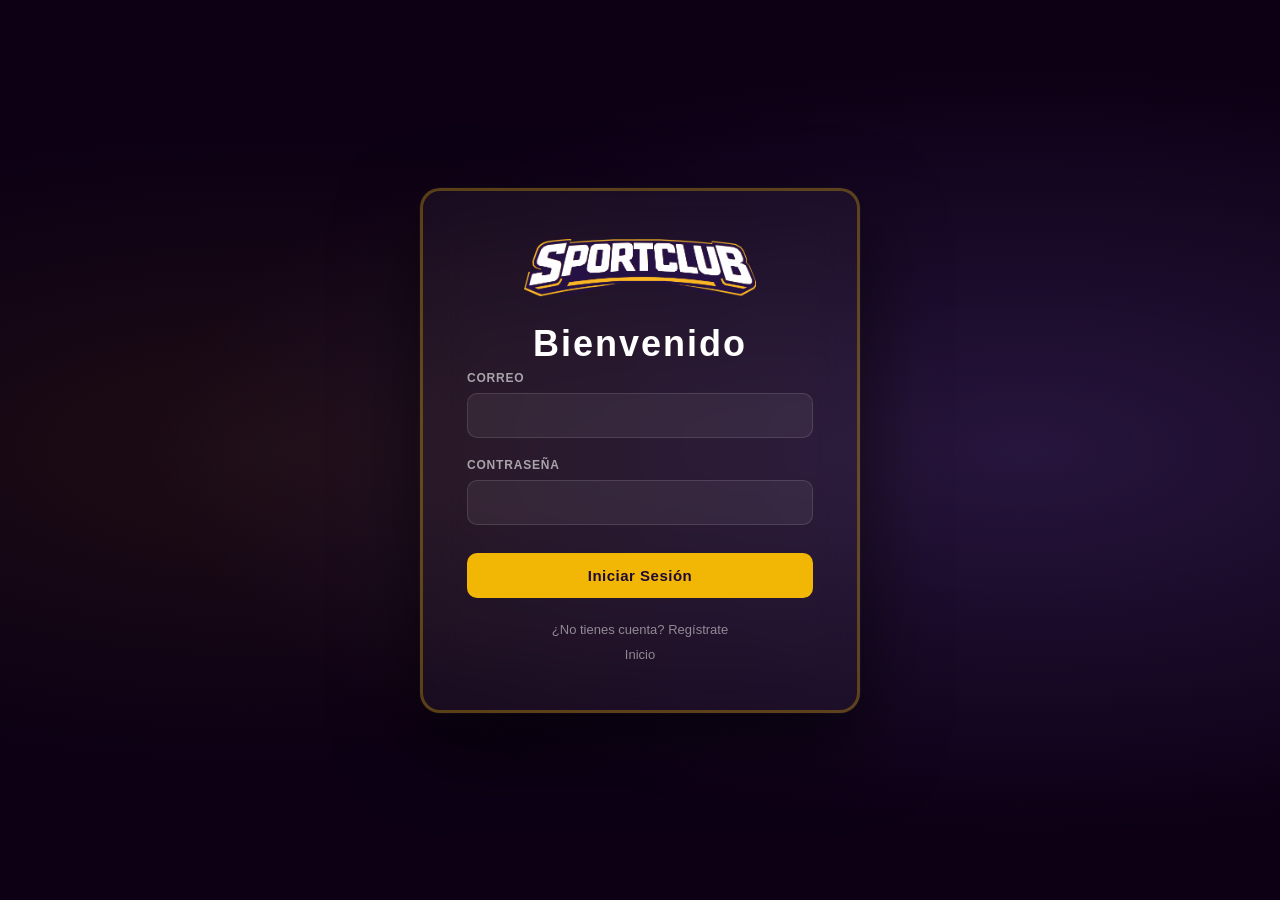
<file: html/coach.html>
<!DOCTYPE html>
<html lang="es">
<head>
    <meta charset="UTF-8">
    <title>Dashboard Coach - SportClub</title>
    <link href="https://cdn.jsdelivr.net/npm/bootstrap@5.3.0/dist/css/bootstrap.min.css" rel="stylesheet">
    <link rel="stylesheet" href="../css/coach.css">
</head>
<body class="theme-coach">
    <script>
        const session = JSON.parse(sessionStorage.getItem('sc_user') || 'null');
        if (!session || session.role !== 'coach') window.location.href = 'login.html';
    </script>
    <main class="main-box">
        <header class="box-header d-flex justify-content-between align-items-center">
            <img src="../IMG/logo_empresa_letra_v1.png" alt="Logo" class="logo">
            <h2 class="m-0 h5 text-white fw-bold">DASHBOARD COACH</h2>
            <section class="d-flex gap-2">
                <button type="button" id="btnEditarPerfil" class="btn-outline-custom">Editar Perfil</button>
                <a href="../html/index.html" class="btn-gold-sm">Cerrar Sesión</a>
            </section>
        </header>
        <nav class="box-nav">
            <a href="../html/index.html">Inicio</a> <a href="#">Mis Alumnos</a> <a href="#">Mi Horario</a> <a href="#">Reportes</a>
        </nav>
        <section class="content-area">
            <h2 class="welcome-title">Panel de Entrenador</h2>
            <p class="coach-welcome">Bienvenido, Coach Neuvillete</p>
            <section class="row g-4">
                <article class="col-md-4">
                    <section class="card-dash h-100 p-4">
                        <h3>Mis Alumnos</h3>
                        <ul class="list-unstyled">
                            <li class="d-flex justify-content-between align-items-center mb-4">
                                <div><p class="mb-0 fw-bold">Maximiliano Bahamondes</p><p class="small mb-0 opacity-75">maxi@mail.com</p></div>
                                <div class="d-flex flex-column gap-2"><button class="btn-gold-sm">Ver Progreso</button><button class="btn-outline-details">Ver detalles</button></div>
                            </li>
                            <li class="d-flex justify-content-between align-items-center mb-4">
                                <div><p class="mb-0 fw-bold">Simón Nelson</p><p class="small mb-0 opacity-75">Simon@mail.com</p></div>
                                <div class="d-flex flex-column gap-2"><button class="btn-gold-sm">Ver Progreso</button><button class="btn-outline-details">Ver detalles</button></div>
                            </li>
                        </ul>
                    </section>
                </article>
                <article class="col-md-8">
                    <section class="card-dash h-100 p-4">
                        <h3>Mi Horario Semanal</h3>
                        <div class="table-custom">
                            <table class="table table-hover align-middle m-0">
                                <thead><tr><th>Bloque</th><th>Lunes</th><th>Martes</th><th>Miércoles</th><th>Jueves</th><th>Viernes</th><th>Acción</th></tr></thead>
                                <tbody>
                                    <tr><td class="fw-bold">11:00 - 12:00</td><td>-</td><td>-</td><td class="text-highlight">CrossFit</td><td>-</td><td class="text-highlight">Boxeo</td><td><button class="btn-outline-details dark">Ver detalles</button></td></tr>
                                    <tr><td class="fw-bold">18:00 - 19:00</td><td class="text-highlight">Spinning</td><td>-</td><td class="text-highlight">Spinning</td><td>-</td><td class="text-highlight">Boxeo</td><td><button class="btn-outline-details dark">Ver detalles</button></td></tr>
                                </tbody>
                            </table>
                        </div>
                    </section>
                </article>
            </section>
        </section>
    </main>
    <div class="modal fade" id="modalProximamente" tabindex="-1" aria-hidden="true">
        <div class="modal-dialog modal-dialog-centered">
            <div class="modal-content bg-dark border-warning">
                <div class="modal-header border-warning text-warning">
                    <h5 class="modal-title fw-bold">SportClub Informa</h5>
                    <button type="button" class="btn-close btn-close-white" data-bs-dismiss="modal" aria-label="Close"></button>
                </div>
                <div class="modal-body text-white text-center py-4">
                    <p class="fw-bold mb-2" style="font-size: 1.1rem;">¡Hola, Coach!</p>
                    <p class="modal-text-custom">La edición de perfil estará <strong>disponible próximamente</strong>.</p>
                </div>
                <div class="modal-footer border-0"><button type="button" class="btn btn-warning fw-bold w-100" data-bs-dismiss="modal">Entendido</button></div>
            </div>
        </div>
    </div>
    <script src="https://cdn.jsdelivr.net/npm/bootstrap@5.3.0/dist/js/bootstrap.bundle.min.js"></script>
    <script>
        const btnEditar = document.getElementById('btnEditarPerfil');
        const modalElement = new bootstrap.Modal(document.getElementById('modalProximamente'));
        btnEditar.addEventListener('click', () => modalElement.show());
    </script>
</body>
</html>
</file>
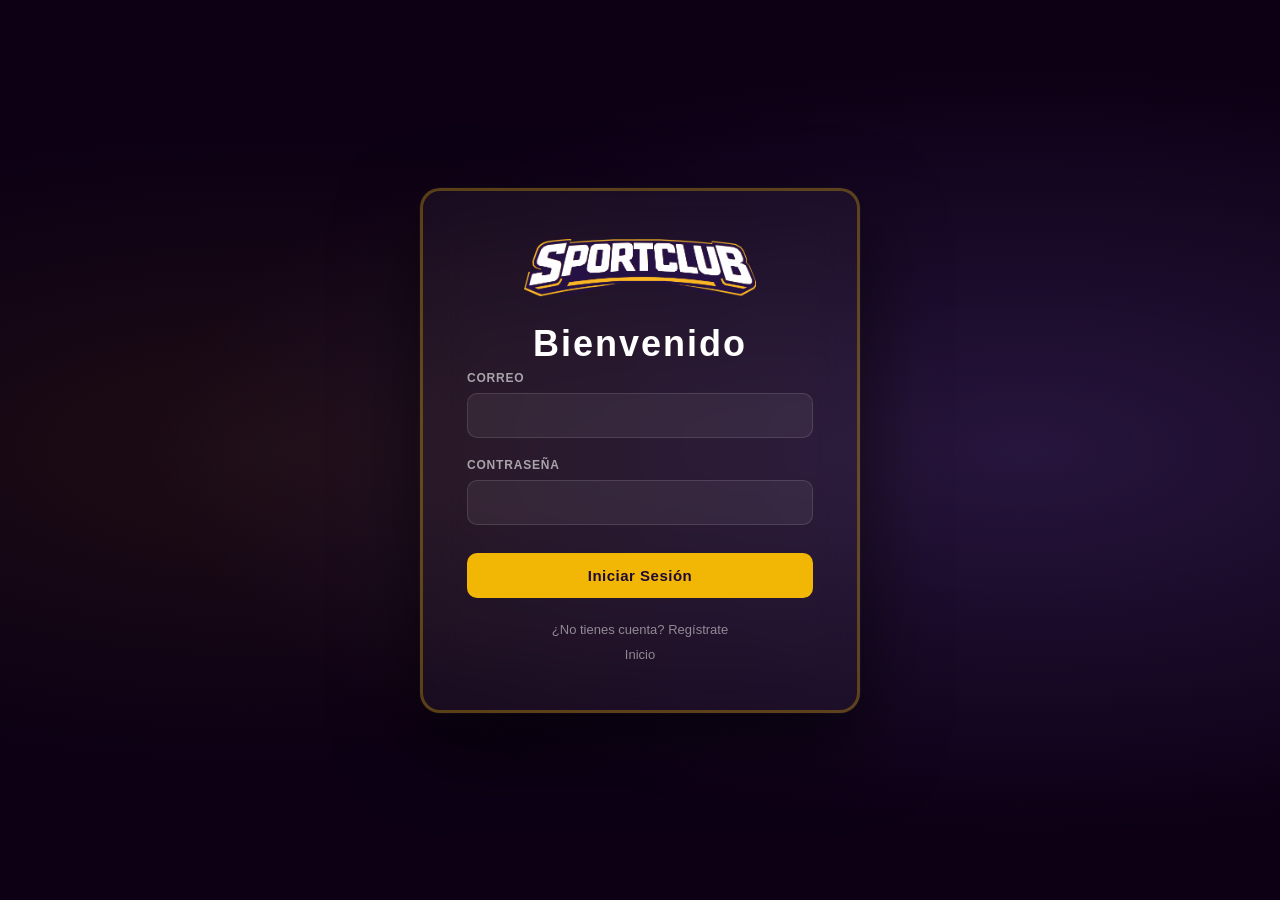
<file: html/login.html>
<!DOCTYPE html>
<html lang="es">
<head>
    <meta charset="UTF-8">
    <title>Acceso — SportClub</title>
    <link rel="stylesheet" href="../css/Style.Css">
</head>
<body>
    <div class="card">
        <div class="logo-wrap"><img src="../IMG/logo_empresa_letra_v1.png" alt="SportClub"></div>
        <h1 class="card-title">Bienvenido</h1>
        <div class="error-box" id="errorMsg"></div>
        <form id="loginForm">
            <div class="field"><label>Correo</label><input type="email" id="email" required></div>
            <div class="field"><label>Contraseña</label><input type="password" id="password" required></div>
            <button type="submit" class="btn-submit" id="submitBtn">Iniciar Sesión</button>
        </form>
        <div class="links"><a href="register.html">¿No tienes cuenta? Regístrate</a><a href="index.html">Inicio</a></div>
    </div>
    <script src="../js/auth.js"></script>
</body>
</html>
</file>
<file: Style.Css>
* {
    margin: 0;
    padding: 0;
    box-sizing: border-box;
}

body {
    background-color: #a17b0ae8; 
    font-family: 'Segoe UI', Arial, sans-serif;
    display: flex;
    justify-content: center;
    align-items: center;
    min-height: 100vh;
}


.login-container {
    background-color: #ffffff;
    width: 400px; 
    padding: 40px 30px;
    border: 6px solid #3b0066; 
    border-radius: 15px;
    text-align: center;
    box-shadow: 0px 10px 30px rgba(0,0,0,0.3);
}


.logo {
    width: 280px;
    height: auto;
    margin-bottom: 10px;
}

h1 {
    color: #3b0066;
    font-weight: 400;
    margin-bottom: 10px;
    font-size: 30px;
}

h2 {
    color: #251144;
    font-weight: 400;
    margin-bottom: 25px;
    font-size: 29px;
    text-align: center;

}

h5{
    color: #000000;
    font-weight: 400;
    margin-bottom: 25px;
    font-size: 17px;
    text-align: left;

}


form {
    display: flex;
    flex-direction: column; 
    text-align: left;
}

label {
    display: block;
    margin-bottom: 5px;
    font-size: 14px;
    font-weight: 600;
    color: #3b0066;
}

input, select {
    width: 100%;
    padding: 12px;
    margin-bottom: 15px; 
    border: 2px solid #3b0066;
    border-radius: 8px;
    font-size: 14px;
    outline: none;
}


button {
    width: 100%;
    padding: 12px;
    margin-top: 5px;
    background-color: #ffd700;
    border: none;
    border-radius: 8px;
    cursor: pointer;
    font-weight: bold;
    color: #3b0066;
    font-size: 16px;
}

button:hover {
    background-color: #f5d742;
}


nav {
    margin-top: 20px;
}

nav a {
    display: inline-block;
    color: #3b0066;
    text-decoration: none;
    font-weight: bold;
    font-size: 14px;
    margin: 5px 0;
}

nav a:hover {
    text-decoration: underline;
}

hr {
    border: 0;
    border-top: 1px solid #3b0066;
    margin: 15px 0;
}


.demo-hint {
    margin-top: 20px;
    padding: 10px;
    background-color: #f9f9f9; 
    border: 1px solid #3b0066; 
    border-radius: 8px;
    text-align: left;
}

.demo-hint p {
    font-size: 12px;
    margin-bottom: 5px;
    color: #3b0066;
}

.demo-hint table {
    width: 100%;
    font-size: 11px;
    color: #3b0066;
}

.demo-hint td {
    padding: 2px 0;
}



.login-container.register-wide {
    width: 800px; 
    max-width: 95%; 
}

.row label {
    text-align: left;
}
</file>
<file: Style_index.css>
:root {
    --morado: #2E1A47;
    --dorado: #F2B705;
    --blanco: #FFFFFF;
}

* {
    margin: 0;
    padding: 0;
    box-sizing: border-box;
}

body {
    background-color: #a17b0ae8;
    font-family: 'Segoe UI', Arial, sans-serif;
    display: flex;
    justify-content: center;
    align-items: center;
    min-height: 100vh;
    padding: 20px;
}

.landing-card {
    background-image: linear-gradient(rgba(0,0,0,0.5), rgba(0,0,0,0.5)), url('gym.jpg'); 
    background-size: cover;
    background-position: center;
    width: 1000px;
    max-width: 95%;
    border: 8px solid var(--dorado); 
    border-radius: 15px;
    box-shadow: 0 10px 30px rgba(0,0,0,0.5);
    overflow: hidden; 
}

header {
    text-align: center;
    padding: 20px;
}

.logo-main {
    width: 444px;
    margin-bottom: 15px;
}

.banner-title {
    background-color: rgba(46, 26, 71, 0.9); 
    color: var(--blanco);
    padding: 20px;
    border-top: 2px solid var(--dorado);
    border-bottom: 2px solid var(--dorado);

    display: flex;
    flex-direction: column;
    align-items: center;
}

.banner-title p {
    font-size: 40px; 
    font-weight: bold;
    color: var(--blanco);
    margin-bottom: 5px; 
    text-align: center; 
    font-family:sans-serif
}

.banner-title h1 {
    font-size: 24px; 
    font-weight: 800;
    color: var(--blanco);
    margin: 0;
    text-align: center; 
    font-family: sans-serif
}

p {
    font-size: 16px; 
    line-height: 1.6;
    margin-bottom: 15px;
    
}

section.grid-info {
    display: grid;
    grid-template-columns: 1fr 1fr;
    gap: 30px;
    padding: 25px;
}

article {
    background-color: rgba(46, 26, 71, 0.75); 
    backdrop-filter: blur(8px); 
    padding: 25px;
    border-radius: 12px;
    color: var(--blanco);
    border: 1px solid rgba(255,255,255,0.2);
}

h2, h3 {
    color: var(--dorado);
    margin-bottom: 20px;
    text-align: center;
    font-weight: bold;
}
article p {
    text-align: left; 
    font-family: sans-serif;

}

footer {
    display: flex;
    justify-content: center;
    gap: 20px;
    padding-bottom: 40px;
}

.btn-nav {
    background-color: var(--morado);
    color: var(--blanco);
    border: 2px solid var(--dorado);
    padding: 12px 40px;
    border-radius: 8px;
    text-decoration: none;
    font-weight: bold;
    font-size: 18px;
    transition: 0.3s ease;
}

.btn-nav:hover {
    background-color: var(--dorado);
    color: var(--morado);
    transform: translateY(-3px);
    box-shadow: 0 5px 15px rgba(0,0,0,0.3);
}
</file>
<file: css/Style_index.css>
/* VARIABLES GLOBALES */
:root {
    --accent-gold: #f2b705;
}

body {
    scroll-behavior: smooth;
    font-family: 'Segoe UI', Roboto, Helvetica, Arial, sans-serif;
}

/* EFECTOS DE BARRA DE NAVEGACIÓN */
.navbar {
    background-color: rgba(33, 37, 41, 0.95) !important;
    backdrop-filter: blur(8px); /* Da un ligero efecto borroso atrás del menú */
}

.nav-link {
    transition: color 0.3s ease;
}

.nav-link:hover {
    color: var(--accent-gold) !important;
}

/* SECCIÓN HERO (IMAGEN DE FONDO) */
.hero-commercial {
    /* Aquí se coloca la imagen que antes tenías en el HTML */
    background: linear-gradient(rgba(0,0,0,0.7), rgba(0,0,0,0.7)), 
                url('https://images.unsplash.com/photo-1534438327276-14e5300c3a48?q=80&w=1470&auto=format&fit=crop');
    background-size: cover;
    background-position: center;
    background-repeat: no-repeat;
    min-height: 80vh;
    display: flex;
    align-items: center;
}

/* UTILIDADES Y EFECTOS VISUALES */
.tracking-wide {
    letter-spacing: 1.5px;
}

/* EFECTO HOVER PARA TARJETAS DE SERVICIOS Y PLANES */
.transition-hover {
    transition: transform 0.3s ease, box-shadow 0.3s ease;
}

.transition-hover:hover {
    transform: translateY(-8px);
    box-shadow: 0 15px 25px rgba(0,0,0,0.1) !important;
}

/* BOTONES PERSONALIZADOS */
.btn-warning {
    background-color: var(--accent-gold);
    border: none;
    transition: all 0.3s ease;
}

.btn-warning:hover {
    background-color: #d9a404;
    transform: scale(1.05); /* Hace crecer el botón ligeramente al pasar el mouse */
}

.btn-outline-light:hover {
    background-color: #ffffff;
    color: #000000 !important;
}

/* ENLACES FOOTER */
.hover-warning {
    transition: color 0.3s ease;
}

.hover-warning:hover {
    color: var(--accent-gold) !important;
}
</file>
<file: admin.css>
:root {
    --morado-admin: #2E1A47;
    --rojo-admin: #B22222; 
    --blanco: #FFFFFF;
}

body {
    background-color: #a17b0ae8;
    font-family: 'Segoe UI', Arial, sans-serif;
    min-height: 100vh;
}


header.box-header {
    background-color:  rgb(155 0 0 / 94%);
    border-bottom: 5px solid var(--rojo-admin);
    padding: 1rem 40px;
}

#btnEditarPerfil.btn-outline-custom {
    background-color: transparent !important;
    border: 1px solid #ffffff !important;
    color: #ffffff !important;
    font-size: 13px !important;
    padding: 5px 15px !important;
    border-radius: 6px !important;
}

header .btn-gold-sm {
    background-color: #ffffff !important;
    color: var(--rojo-admin) !important;
    border: 1px solid #ffffff !important;
    font-size: 13px !important;
    padding: 5px 15px !important;
    border-radius: 6px !important;
    text-decoration: none;
}

nav.box-nav {
    background-color: #480f67;
    padding: 10px 5%;
}

nav.box-nav a { 
    color: white;
    text-decoration: none; 
    font-weight: bold; 
    margin-right: 25px; }

.content-area { padding: 2rem 5% !important; }

.welcome-title {
     color: rgb(255, 255, 255) !important; 
     font-weight: 700; 
     font-size: 2rem; 
     margin-bottom: 35px; }

.admin-welcome { color: black !important; font-weight: 500; font-size: 1rem; margin-bottom: 30px; }


.card-dash {
    background-color: #480f67;
    border-top: 6px solid #b92309b5;
    border-radius: 15px;
    padding: 20px;
    box-shadow: 0 10px 25px rgba(0,0,0,0.1);
    height: 100%;
    color : #fffafa;
}

.card-dash h3 {
    color: #fffafa !important;
    font-weight: 700;
    font-size: 0.95rem;
    text-transform: uppercase;
    border-bottom: 1px solid #eee;
    padding-bottom: 10px;
    margin-bottom: 15px;
}


.btn-action {
    background-color: var(--rojo-admin);
    color: white;
    border: none;
    font-size: 11px;
    padding: 4px 10px;
    border-radius: 4px;
    font-weight: bold;
}


.table thead th { background-color: #f8f9fa !important; color: #333 !important; font-size: 12px; }


.modal-text-custom { font-size: 13px !important; }

.logo {
    width: 220px;
    height: auto;
}


.theme-admin .modal-title {
    color: #F2B705 !important; 
    font-size: 0.95rem !important;
    letter-spacing: 0.5px;
}

.theme-admin .modal-footer .btn-danger {
    background-color: #F2B705 !important;
    border-color: #F2B705 !important;
    color: #2E1A47 !important; 
    font-weight: bold;
    font-size: 12px !important;
    padding: 8px;
}


.border-danger {
    --bs-border-opacity: 1;
    border-color: rgb(207 220 53) !important;
}
</file>
<file: user.css>
:root {
    --morado-corporativo: #2E1A47;
    --dorado-corporativo: #F2B705;
    --azul-user: #0056b3;
    --blanco: #FFFFFF;
}


* { margin: 0; padding: 0; box-sizing: border-box; }

body {
    background-color: #a17b0ae8;
    font-family: 'Segoe UI', Arial, sans-serif;
    min-height: 100vh;
}


.theme-user {
    --accent-color: rgba(7, 14, 77, 0.959); 
    background-size: cover;
    background-attachment: fixed;
    display: block; 
}


header.dash-header {
    background-color: rgb(1, 1, 110);
    border-bottom: 5px solid var(--accent-color);
}

nav.main-nav {
    background-color: var(--accent-color);
    padding: 10px 5%;
    display: flex; gap: 20px;
}
nav.main-nav a { 
    color: rgb(212, 212, 212); 
    text-decoration: none; 
    font-weight: bold; 
    font-size: 18px;
    transition: 0.3s;
}


nav.main-nav a:hover {
     text-decoration: underline; }


.mb-4 { 
    margin-bottom: 1.5rem !important; 
    color: rgb(255, 255, 255); 
    font-weight: 500;
}



.card-dash {
    background-color: #0a1f7cdc; 
    backdrop-filter: blur(10px); 
    border: 2px solid rgba(24, 21, 179, 0.699);
    border-radius: 12px;
    border-top: #361753 solid 4px;
    color: var(--blanco);
    box-shadow: 0 8px 32px rgba(0,0,0,0.3);
}

.card-dash h3 {
    border-color: var(--accent-color) !important;
}



.circulo-progreso {
    width: 110px; height: 110px;
    border: 8px solid #eee;
    border-top: 8px solid var(--accent-color);
    border-radius: 50%;
    margin: 15px auto;
    display: flex; align-items: center; justify-content: center;
    font-weight: bold; font-size: 20px;
    color: var(--blanco); 
}


.btn-dorado {
    background-color: var(--dorado-corporativo);
    color: var(--morado-corporativo);
    border: none;
    font-weight: bold;
    border-radius: 6px;
    padding: 5px 15px;
    transition: 0.3s;
}
.btn-dorado:hover {
    background-color: #fccb35;
    transform: translateY(-2px);
}

.table { color: var(--blanco); }
.table-striped tbody tr:nth-of-type(odd) { background-color: rgba(255,255,255,0.03); }
.table-hover tbody tr:hover { background-color: rgba(255,255,255,0.07); }

.text-warning {
     color: var(--blanco) !important; 
     font-weight: bold; 
     font-size: 16px;
    }

.text-muted {
    color: rgb(255, 255, 255) !important;
    font-size: 14px;
    font-style: italic;

}


.text-white {
    color: var(--blanco) !important;
    font-weight: bold;
    font-size: 23px;
    text-shadow: 2px 2px 4px var(--morado-corporativo);
}

.logo {
    width: 220px;
    height: auto;
}

.modal-text-custom {
    font-size: 14px !important; 
    margin-bottom: 5px;
    line-height: 1.4;
}


.modal-title {
    font-size: 0.95rem !important;
    letter-spacing: 0.5px;
}

.modal-footer .btn {
    font-size: 12px !important;
    padding: 8px;
}
</file>
<file: css/admin.css>
@import url('https://fonts.googleapis.com/css2?family=Plus+Jakarta+Sans:wght@400;500;600;700;800&display=swap');
:root {
    --sidebar-bg:     #1a1d2e;
    --sidebar-hover:  rgba(255,255,255,0.07);
    --sidebar-active: #2563eb;
    --sidebar-width:  240px;

    --primary:        #2563eb;
    --primary-hover:  #1d4ed8;
    --gold:           #f59e0b;
    --green:          #10b981;
    --purple:         #8b5cf6;
    --red:            #ef4444;

    --bg:             #f1f5f9;
    --surface:        #ffffff;
    --border:         #e2e8f0;

    --text-main:      #0f172a;
    --text-muted:     #64748b;
    --text-light:     #94a3b8;

    --radius:         12px;
    --radius-sm:      8px;
    --shadow:         0 1px 3px rgba(0,0,0,.06), 0 4px 16px rgba(0,0,0,.06);
}

* { box-sizing: border-box; margin: 0; padding: 0; }

body {
    font-family: 'Plus Jakarta Sans', 'Segoe UI', sans-serif;
    background: var(--bg);
    color: var(--text-main);
    min-height: 100vh;
}

.layout { display: flex; min-height: 100vh; }

.sidebar {
    width: var(--sidebar-width);
    background: #23002f;
    display: flex;
    flex-direction: column;
    position: fixed;
    top: 0; left: 0;
    height: 100vh;
    z-index: 100;
    padding: 0 12px 20px;
    overflow-y: auto;
}

.sidebar-logo {
    display: flex;
    align-items: center;
    gap: 10px;
    padding: 20px 12px 24px;
    border-bottom: 1px solid rgba(255,255,255,0.06);
    margin-bottom: 12px;
}

.logo-icon {
    width: 34px; height: 34px;
    background: #3d0553;
    border-radius: 8px;
    display: flex; align-items: center; justify-content: center;
    color: white; font-size: 1rem; flex-shrink: 0;
}

.logo-text {
    font-size: 1rem;
    font-weight: 800;
    color: #fff;
    letter-spacing: -.3px;
}

.sidebar-nav {
    display: flex;
    flex-direction: column;
    gap: 2px;
    flex: 1;
}

.sidebar-bottom {
    display: flex;
    flex-direction: column;
    gap: 2px;
    padding-top: 12px;
    border-top: 1px solid rgba(255,255,255,0.06);
    margin-top: 12px;
}

.nav-item {
    display: flex; align-items: center; gap: 11px;
    padding: 10px 14px;
    border-radius: var(--radius-sm);
    color: rgba(255,255,255,0.55);
    font-size: .875rem; font-weight: 500;
    text-decoration: none;
    transition: background .15s, color .15s;
    cursor: pointer;
}

.nav-item i {
    font-size: 1.05rem;
    width: 20px;
    text-align: center;
    flex-shrink: 0;
}

.nav-item:hover         { background: var(--sidebar-hover); color: rgba(255,255,255,0.85); }
.nav-item.active        { background: #3d0553; color: #fff; font-weight: 600; }
.nav-item.logout:hover  { background: rgba(239,68,68,0.15); color: #ef4444; }

.main-wrapper {
    margin-left: var(--sidebar-width);
    flex: 1;
    display: flex;
    flex-direction: column;
    min-height: 100vh;
}

.topbar {
    background: var(--surface);
    border-bottom: 1px solid var(--border);
    height: 62px;
    display: flex; align-items: center;
    padding: 0 28px; gap: 16px;
    position: sticky; top: 0; z-index: 50;
}

.topbar-title { font-size: 1rem; font-weight: 700; color: var(--text-main); flex: 1; }
.topbar-user  { display: flex; align-items: center; gap: 10px; cursor: pointer; }

.user-avatar {
    width: 36px; height: 36px;
    background: var(--primary);
    border-radius: 50%;
    display: flex; align-items: center; justify-content: center;
    color: white; font-size: .95rem;
}

.user-info { display: flex; flex-direction: column; line-height: 1.2; }
.user-name { font-size: .875rem; font-weight: 700; color: var(--text-main); }
.user-role { font-size: .72rem; color: var(--text-muted); }

.main-content { padding: 28px 32px; flex: 1; }

.page-header {
    display: flex; align-items: flex-start;
    justify-content: space-between;
    margin-bottom: 28px; gap: 16px;
}

.page-title { font-size: 1.4rem; font-weight: 800; color: var(--text-main); line-height: 1.2; }
.page-sub   { font-size: .82rem; color: var(--text-muted); margin-top: 4px; }


.stat-card {
    background: var(--surface);
    border-radius: var(--radius);
    box-shadow: var(--shadow);
    padding: 20px 22px;
    display: flex; align-items: center; gap: 16px;
    transition: transform .2s, box-shadow .2s;
    height: 100%;
}

.stat-card:hover { transform: translateY(-2px); box-shadow: 0 8px 24px rgba(0,0,0,.1); }

.stat-icon {
    width: 48px; height: 48px;
    border-radius: 12px;
    display: flex; align-items: center; justify-content: center;
    font-size: 1.25rem; color: white; flex-shrink: 0;
}

.stat-icon.bg-blue   { background: var(--primary); }
.stat-icon.bg-gold   { background: var(--gold); }
.stat-icon.bg-green  { background: var(--green); }
.stat-icon.bg-purple { background: var(--purple); }

.stat-label {
    font-size: .75rem; color: var(--text-muted);
    font-weight: 600; text-transform: uppercase; letter-spacing: .5px;
}

.stat-value { font-size: 1.9rem; font-weight: 800; color: var(--text-main); line-height: 1.1; }


.roles-card {
    background: var(--surface);
    border-radius: var(--radius);
    box-shadow: var(--shadow);
    padding: 22px 26px;
}

.section-title {
    font-size: .85rem; font-weight: 700;
    color: var(--text-muted); text-transform: uppercase; letter-spacing: .6px;
}

.role-badge {
    display: inline-flex; align-items: center; gap: 6px;
    padding: 6px 14px; border-radius: 20px;
    font-size: .78rem; font-weight: 700;
}

.role-admin { background: rgba(239,68,68,.1);  color: #dc2626; }
.role-coach { background: rgba(37,99,235,.1);  color: #2563eb; }
.role-user  { background: rgba(16,185,129,.1); color: #059669; }


.table-card {
    background: var(--surface);
    border-radius: var(--radius);
    box-shadow: var(--shadow);
    overflow: hidden;
}

.table-card-header { padding: 18px 24px; border-bottom: 1px solid var(--border); }
.table-card-title  { font-size: .9rem; font-weight: 700; color: var(--text-main); }

.sc-table { width: 100%; border-collapse: collapse; font-size: .875rem; }

.sc-table thead th {
    background: #f8fafc;
    color: var(--text-muted);
    font-weight: 700; font-size: .72rem;
    text-transform: uppercase; letter-spacing: .5px;
    padding: 12px 16px;
    border-bottom: 1px solid var(--border);
    white-space: nowrap;
}

.sc-table tbody tr            { border-bottom: 1px solid var(--border); transition: background .12s; }
.sc-table tbody tr:last-child { border-bottom: none; }
.sc-table tbody tr:hover      { background: #f8fafc; }
.sc-table tbody td            { padding: 13px 16px; color: var(--text-main); vertical-align: middle; }


.badge-role {
    display: inline-flex; align-items: center; gap: 4px;
    padding: 3px 10px; border-radius: 20px;
    font-size: .72rem; font-weight: 700;
}

.badge-admin { background: rgba(239,68,68,.12);  color: #dc2626; }
.badge-coach { background: rgba(37,99,235,.12);  color: #2563eb; }
.badge-user  { background: rgba(16,185,129,.12); color: #059669; }


.btn-action {
    width: 32px; height: 32px;
    border-radius: 8px; border: none;
    display: inline-flex; align-items: center; justify-content: center;
    font-size: .85rem; cursor: pointer;
    transition: background .15s, transform .1s;
}

.btn-action:active { transform: scale(.95); }
.btn-edit          { background: rgba(37,99,235,.1); color: var(--primary); }
.btn-edit:hover    { background: rgba(37,99,235,.2); }
.btn-delete        { background: rgba(239,68,68,.1); color: var(--red); }
.btn-delete:hover  { background: rgba(239,68,68,.2); }


.btn-primary-sc {
    background: var(--primary);
    color: white; border: none;
    border-radius: var(--radius-sm);
    padding: 9px 18px;
    font-family: inherit; font-size: .875rem; font-weight: 700;
    cursor: pointer;
    display: inline-flex; align-items: center; gap: 6px;
    transition: background .15s, transform .1s;
    white-space: nowrap;
}

.btn-primary-sc:hover  { background: var(--primary-hover); }
.btn-primary-sc:active { transform: scale(.97); }

.btn-cancel-sc {
    background: transparent;
    color: var(--text-muted);
    border: 1px solid var(--border);
    border-radius: var(--radius-sm);
    padding: 9px 18px;
    font-family: inherit; font-size: .875rem; font-weight: 600;
    cursor: pointer;
    transition: background .15s;
}

.btn-cancel-sc:hover { background: var(--bg); }

.sc-modal {
    border: none;
    border-radius: 16px;
    overflow: hidden;
    box-shadow: 0 24px 60px rgba(0,0,0,.15);
}

.sc-modal-header {
    background: var(--surface);
    padding: 20px 24px;
    display: flex; align-items: center; justify-content: space-between;
    border-bottom: 1px solid var(--border);
}

.sc-modal-title-wrap { display: flex; align-items: center; gap: 12px; }

.sc-modal-icon {
    width: 36px; height: 36px;
    background: rgba(37,99,235,.1);
    border-radius: 8px;
    display: flex; align-items: center; justify-content: center;
    color: var(--primary); font-size: 1rem;
}

.sc-modal-title { font-size: 1rem; font-weight: 800; color: var(--text-main); margin: 0; }

.sc-modal-close {
    width: 32px; height: 32px;
    border-radius: 8px;
    border: 1px solid var(--border);
    background: transparent;
    display: flex; align-items: center; justify-content: center;
    cursor: pointer; color: var(--text-muted); font-size: .8rem;
    transition: background .15s;
}

.sc-modal-close:hover { background: var(--bg); }

.sc-modal-body { display: flex; gap: 0; padding: 0; }
.sc-modal-form { flex: 1; padding: 24px; display: flex; flex-direction: column; }

.sc-info-panel {
    width: 230px;
    background: #eff6ff;
    border-left: 1px solid #dbeafe;
    padding: 24px 20px;
    display: flex; flex-direction: column; gap: 10px;
    flex-shrink: 0;
}

.info-panel-header {
    display: flex; align-items: center; gap: 8px;
    color: var(--primary); font-weight: 700; font-size: .875rem;
}

.info-panel-intro { font-size: .8rem; color: var(--text-muted); line-height: 1.5; }

.info-panel-list {
    list-style: none; padding: 0; margin: 0;
    display: flex; flex-direction: column; gap: 8px;
}

.info-panel-list li {
    font-size: .78rem; color: #475569;
    display: flex; align-items: flex-start; gap: 4px; line-height: 1.4;
}

.info-panel-list li i { color: var(--primary); flex-shrink: 0; margin-top: 1px; }


.form-row      { display: grid; grid-template-columns: 1fr 1fr; gap: 16px; margin-bottom: 16px; }
.sc-form-group { display: flex; flex-direction: column; gap: 6px; }

.sc-label {
    font-size: .75rem; font-weight: 700;
    color: var(--text-muted); text-transform: uppercase; letter-spacing: .4px;
}

.sc-input {
    border: 1.5px solid var(--border);
    border-radius: var(--radius-sm);
    padding: 9px 12px;
    font-family: inherit; font-size: .875rem;
    color: var(--text-main); background: var(--surface);
    transition: border-color .15s, box-shadow .15s;
    outline: none; width: 100%;
}

.sc-input:focus      { border-color: var(--primary); box-shadow: 0 0 0 3px rgba(37,99,235,.1); }
.sc-input.is-invalid { border-color: var(--red);     box-shadow: 0 0 0 3px rgba(239,68,68,.1); }

.sc-select {
    appearance: none;
    background-image: url("data:image/svg+xml,%3Csvg xmlns='http://www.w3.org/2000/svg' fill='none' viewBox='0 0 24 24' stroke='%2364748b'%3E%3Cpath stroke-linecap='round' stroke-linejoin='round' stroke-width='2' d='M19 9l-7 7-7-7'/%3E%3C/svg%3E");
    background-repeat: no-repeat;
    background-position: right 10px center;
    background-size: 16px;
    padding-right: 32px;
}

.sc-error {
    font-size: .72rem; color: var(--red);
    font-weight: 600; min-height: 16px;
}

.sc-modal-actions {
    display: flex; justify-content: flex-end; gap: 10px;
    margin-top: auto; padding-top: 16px;
    border-top: 1px solid var(--border);
}


.view-section { animation: fadeIn .2s ease; }

@keyframes fadeIn {
    from { opacity: 0; transform: translateY(6px); }
    to   { opacity: 1; transform: translateY(0); }
}


@media (max-width: 768px) {
    .sidebar       { transform: translateX(-100%); transition: transform .25s; }
    .sidebar.open  { transform: translateX(0); }
    .main-wrapper  { margin-left: 0; }
    .sc-modal-body { flex-direction: column; }
    .sc-info-panel { width: 100%; border-left: none; border-top: 1px solid #dbeafe; }
    .form-row      { grid-template-columns: 1fr; }
    .main-content  { padding: 20px 16px; }
}


.sc-info-box {
    margin-top: 24px;
    background: #eff6ff;
    border: 1px solid #dbeafe;
    border-radius: 12px;
    padding: 22px;
    box-shadow: 0 2px 8px rgba(0,0,0,.04);

}

.info-panel-header {
    display: flex;
    align-items: center;
    gap: 8px;
    color: #2563eb;
    font-weight: 700;
    margin-bottom: 10px;

}

.info-panel-intro {
    color: #64748b;
    margin-bottom: 14px;
    font-size: .9rem;

}

.info-panel-list {
    padding-left: 18px;
    margin: 0;

}

.info-panel-list li {
    margin-bottom: 8px;
    color: #475569;
    line-height: 1.5;

}
</file>
<file: css/coach.css>
body {
    background-color: #ffffffd4;
    font-family: 'Segoe UI', Arial, sans-serif;
    min-height: 100vh;
}

.theme-coach {
    --accent-color: #1a5928;
}

header {
    background-color: #1a5928;
    border-bottom: 5px solid rgb(2, 70, 2);
    padding: 1rem !important;
}


#btnEditarPerfil.btn-outline-custom {
    background-color: transparent !important;
    border: 1px solid #ffffff !important;
    color: #ffffff !important;
    font-size: 13px !important;
    padding: 5px 15px !important;
    border-radius: 6px !important;
    font-weight: 500 !important;
    transition: 0.3s;
}

header .btn-gold-sm {
    background-color: #ffffff !important;
    color: var(--accent-color) !important;
    border: 1px solid #ffffff !important;
    font-size: 13px !important;
    padding: 5px 15px !important;
    border-radius: 6px !important;
    text-decoration: none;
    display: inline-block;
    transition: 0.3s;
}


nav {
    background-color: #1a7900d4;
    padding: 10px 5%;
    display: flex; gap: 20px;
} 

nav a { 
    color: #f8f8f8; 
    text-decoration: none; 
    font-weight: bold; 
    font-size: 18px;
    transition: 0.3s;
}

nav a:hover {
     text-decoration: underline; 
}

.content-area {
    padding: 2rem 5% !important; 
}

.theme-coach .welcome-title {
    color: rgb(0, 0, 0) !important;
    font-weight: 700;
    font-size: 2.2rem;
    margin-bottom: 5px;
}

.coach-welcome {
    color: rgb(0, 0, 0) !important;
    font-weight: 500;
    font-size: 1.6rem;
    margin-bottom: 30px;
}

.theme-coach .main-box {
    border-color: var(--accent-color);
}

.theme-coach .box-nav a {
    color: white;
}

.card-dash {
    background-color: #296b20d9; 
    border-top: 6px solid #97a109; 
    border-radius: 15px;
    padding: 30px;
    box-shadow: 0 10px 25px rgba(0,0,0,0.1); 
    height: 100%;
    color: rgb(247, 247, 247);
}

.theme-coach .card-dash h3 {
    color: rgb(255, 250, 250) !important; 
    font-weight: 700;
    text-transform: uppercase;
    font-size: 1.1rem;
    border-bottom: 1px solid rgba(0, 0, 0, 0.1);
    padding-bottom: 15px;
    margin-bottom: 20px;
}

.table-custom {
    border-radius: 10px;
    overflow: hidden;
    border: 1px solid #eee;
}

.btn-gold-sm {
    background-color: var(--accent-color);
    color: white;
    border: none;
    padding: 6px 15px;
    border-radius: 4px;
    font-weight: bold;
}

.theme-coach .table thead th {
    background-color: var(--accent-color) !important;
    color: white !important; 
}

.logo {
    width: 220px;
    height: auto;
}

.h5-mb4 {
    margin-bottom: 1.5rem !important;
    color: black;
}


.modal-text-custom {
    font-size: 13px !important; 
    margin-bottom: 5px;
    line-height: 1.4;
}

.modal-title {
    font-size: 0.90rem !important;
    letter-spacing: 0.5px;
}

.modal-footer .btn {
    font-size: 12px !important;
    padding: 6px 12px;
}
</file>
<file: css/Style.Css>
:root {
    --morado: #1E0A35;
    --dorado: #F2B705;
    --dorado-light: #FFD84D;
    --blanco: #FFFFFF;
}

* { margin: 0; padding: 0; box-sizing: border-box; }

body {
    font-family: 'Outfit', sans-serif;
    background: #0d0015;
    min-height: 100vh;
    display: flex; 
    align-items: center; 
    justify-content: center;
}

body::before {
    content: '';
    position: fixed; inset: 0;
    background: radial-gradient(ellipse at 20% 50%, rgba(242,183,5,0.07) 0%, transparent 50%),
                radial-gradient(ellipse at 80% 50%, rgba(46,26,71,0.8) 0%, transparent 60%);
    pointer-events: none;
}

.card {
    position: relative; z-index: 1;
    background: rgba(255,255,255,0.04);
    border: 3px solid rgba(242,183,5,0.3);
    border-radius: 20px;
    padding: 48px 44px;
    width: 440px; max-width: 96vw;
    backdrop-filter: blur(20px);
    box-shadow: 0 30px 80px rgba(0,0,0,0.6), 0 0 0 1px rgba(255,255,255,0.03);
}

.logo-wrap { text-align: center; margin-bottom: 22px; }
.logo-wrap img { height: 58px; }

.card-title {
    font-family: "Gill sans", sans-serif;
    font-size: 36px; letter-spacing: 2px;
    color: white; margin-bottom: 6px; text-align: center;
}

.card-subtitle { 
    font-size: 13px; 
    color: rgba(255,255,255,0.45); 
    text-align: center; 
    margin-bottom: 32px; 
}

.field { margin-bottom: 20px; }

label { 
    display: block; 
    font-size: 12px; 
    font-weight: 600; 
    color: rgba(255,255,255,0.6); 
    text-transform: uppercase; 
    letter-spacing: 0.8px; 
    margin-bottom: 8px; 
}

input {
    width: 100%; padding: 13px 16px;
    background: rgba(255,255,255,0.06);
    border: 1px solid rgba(255,255,255,0.12);
    border-radius: 10px; color: white;
    font-family: 'Outfit', sans-serif; font-size: 15px;
    outline: none; transition: border-color 0.2s, background 0.2s;
}

input:focus { border-color: var(--dorado); background: rgba(242,183,5,0.07); }
input::placeholder { color: rgba(255,255,255,0.25); }

.error-box {
    background: rgba(192,57,43,0.15); border: 1px solid rgba(192,57,43,0.4);
    border-radius: 8px; padding: 10px 14px;
    font-size: 13px; color: #ff7675;
    margin-bottom: 16px; display: none;
}

.btn-submit {
    width: 100%; padding: 14px;
    background: var(--dorado); color: var(--morado);
    border: none; border-radius: 10px;
    font-family: 'Outfit', sans-serif; font-size: 15px; font-weight: 700;
    cursor: pointer; transition: all 0.3s; margin-top: 8px;
    letter-spacing: 0.5px;
}

.btn-submit:hover { 
    background: var(--dorado-light); 
    transform: translateY(-2px); 
    box-shadow: 0 8px 25px rgba(242,183,5,0.3); 
}

.btn-submit:active { transform: translateY(0); }
.btn-submit.loading { opacity: 0.7; cursor: not-allowed; }

.links { margin-top: 24px; text-align: center; display: flex; flex-direction: column; gap: 10px; }
.links a { color: rgba(255,255,255,0.5); text-decoration: none; font-size: 13px; transition: color 0.2s; }
.links a:hover { color: var(--dorado); }
.divider { height: 1px; background: rgba(255,255,255,0.08); margin: 6px 0; }

.demo-panel {
    margin-top: 24px;
    background: rgba(255,255,255,0.03);
    border: 1px solid rgba(255,255,255,0.07);
    border-radius: 10px; padding: 16px;
}

.demo-panel p { font-size: 11px; color: rgba(255,255,255,0.4); margin-bottom: 10px; text-transform: uppercase; letter-spacing: 0.8px; font-weight: 600; }

.demo-btn {
    display: block; width: 100%; padding: 8px 12px;
    background: rgba(255,255,255,0.04); border: 1px solid rgba(255,255,255,0.08);
    border-radius: 7px; color: rgba(255,255,255,0.6);
    font-family: 'Outfit', sans-serif; font-size: 12px; cursor: pointer;
    margin-bottom: 6px; text-align: left; transition: all 0.2s;
}

.demo-btn:hover { background: rgba(242,183,5,0.1); border-color: rgba(242,183,5,0.3); color: var(--dorado); }
.demo-btn span { color: rgba(255,255,255,0.3); margin-left: 6px; }

.role-badge {
    float: right; font-size: 10px; padding: 2px 7px;
    border-radius: 20px; font-weight: 600; text-transform: uppercase;
}

.badge-user { background: rgba(0,86,179,0.3); color: #74b9ff; }
.badge-coach { background: rgba(26,89,40,0.4); color: #55efc4; }
.badge-admin { background: rgba(192,57,43,0.3); color: #ff7675; }

.error-msg {
    color: #ff4d4d;
    font-size: 11px;
    margin-top: 4px;
    display: none; 
}
</file>
